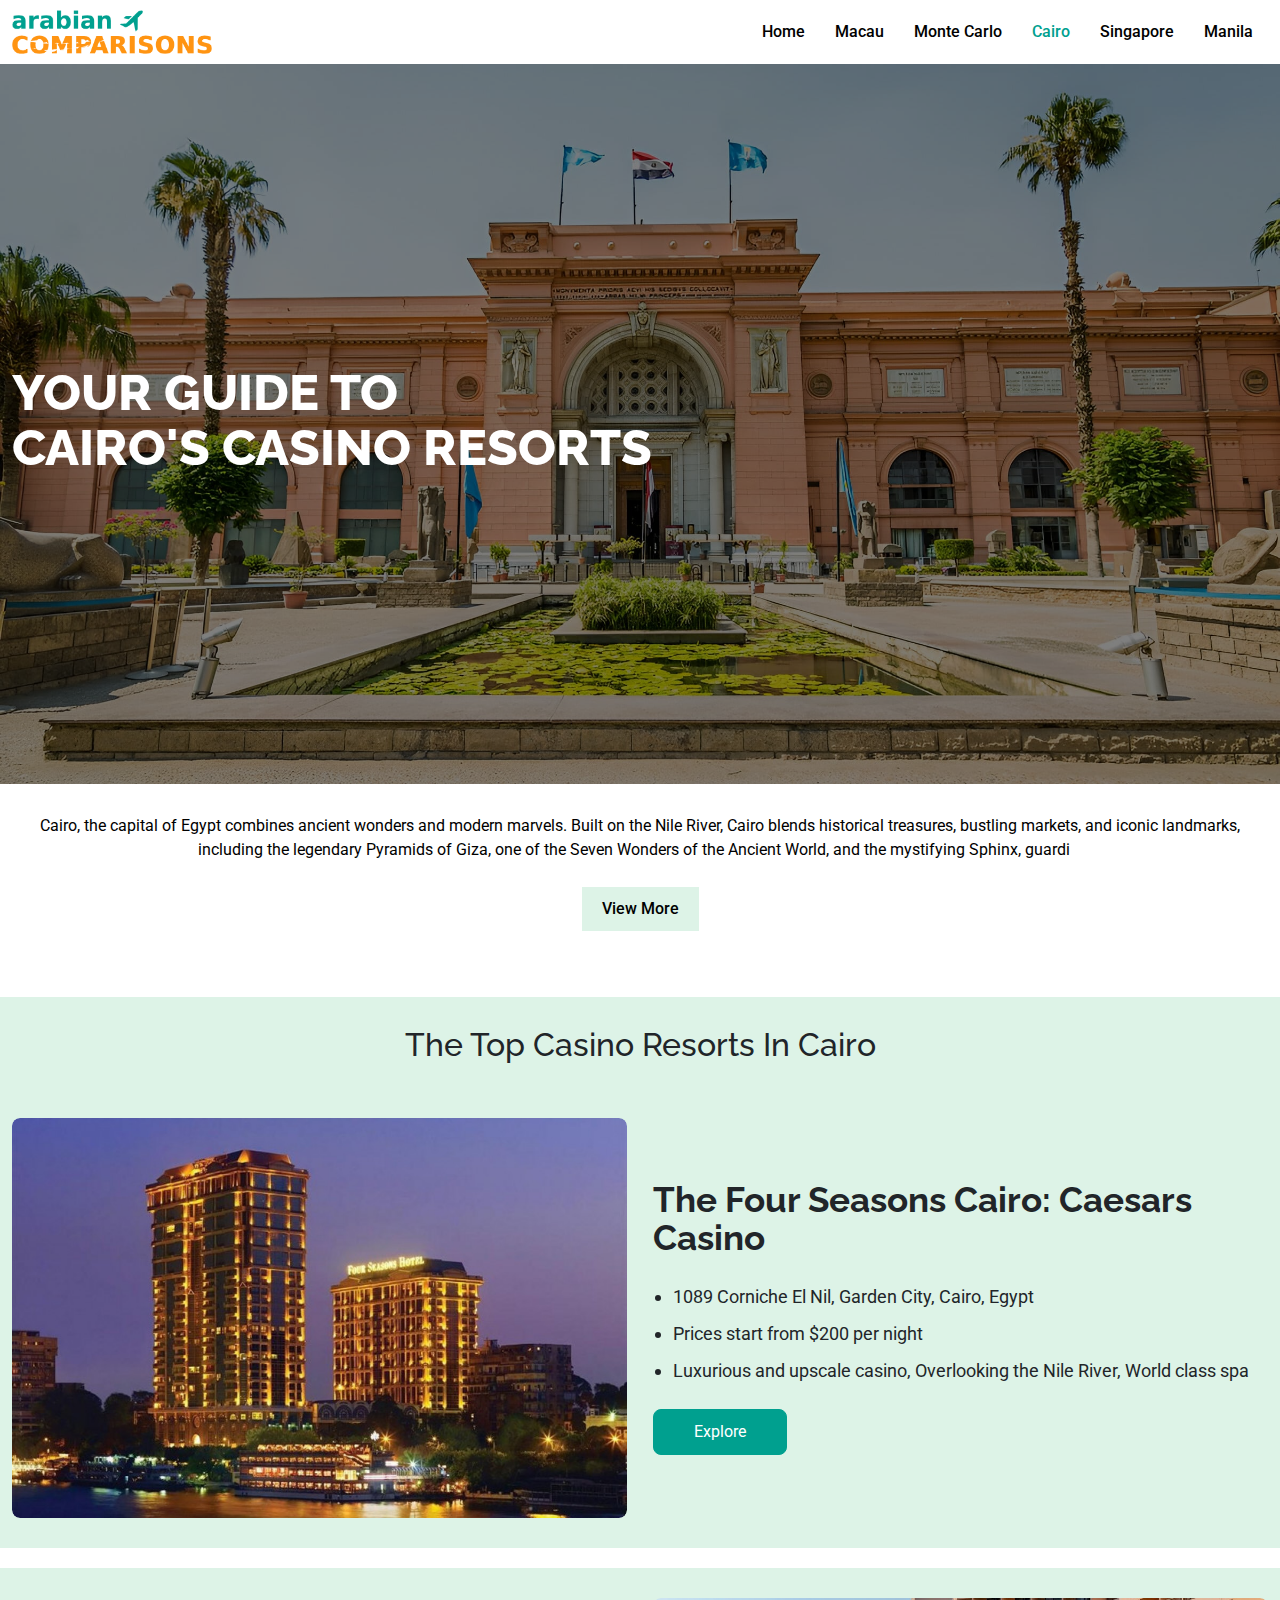
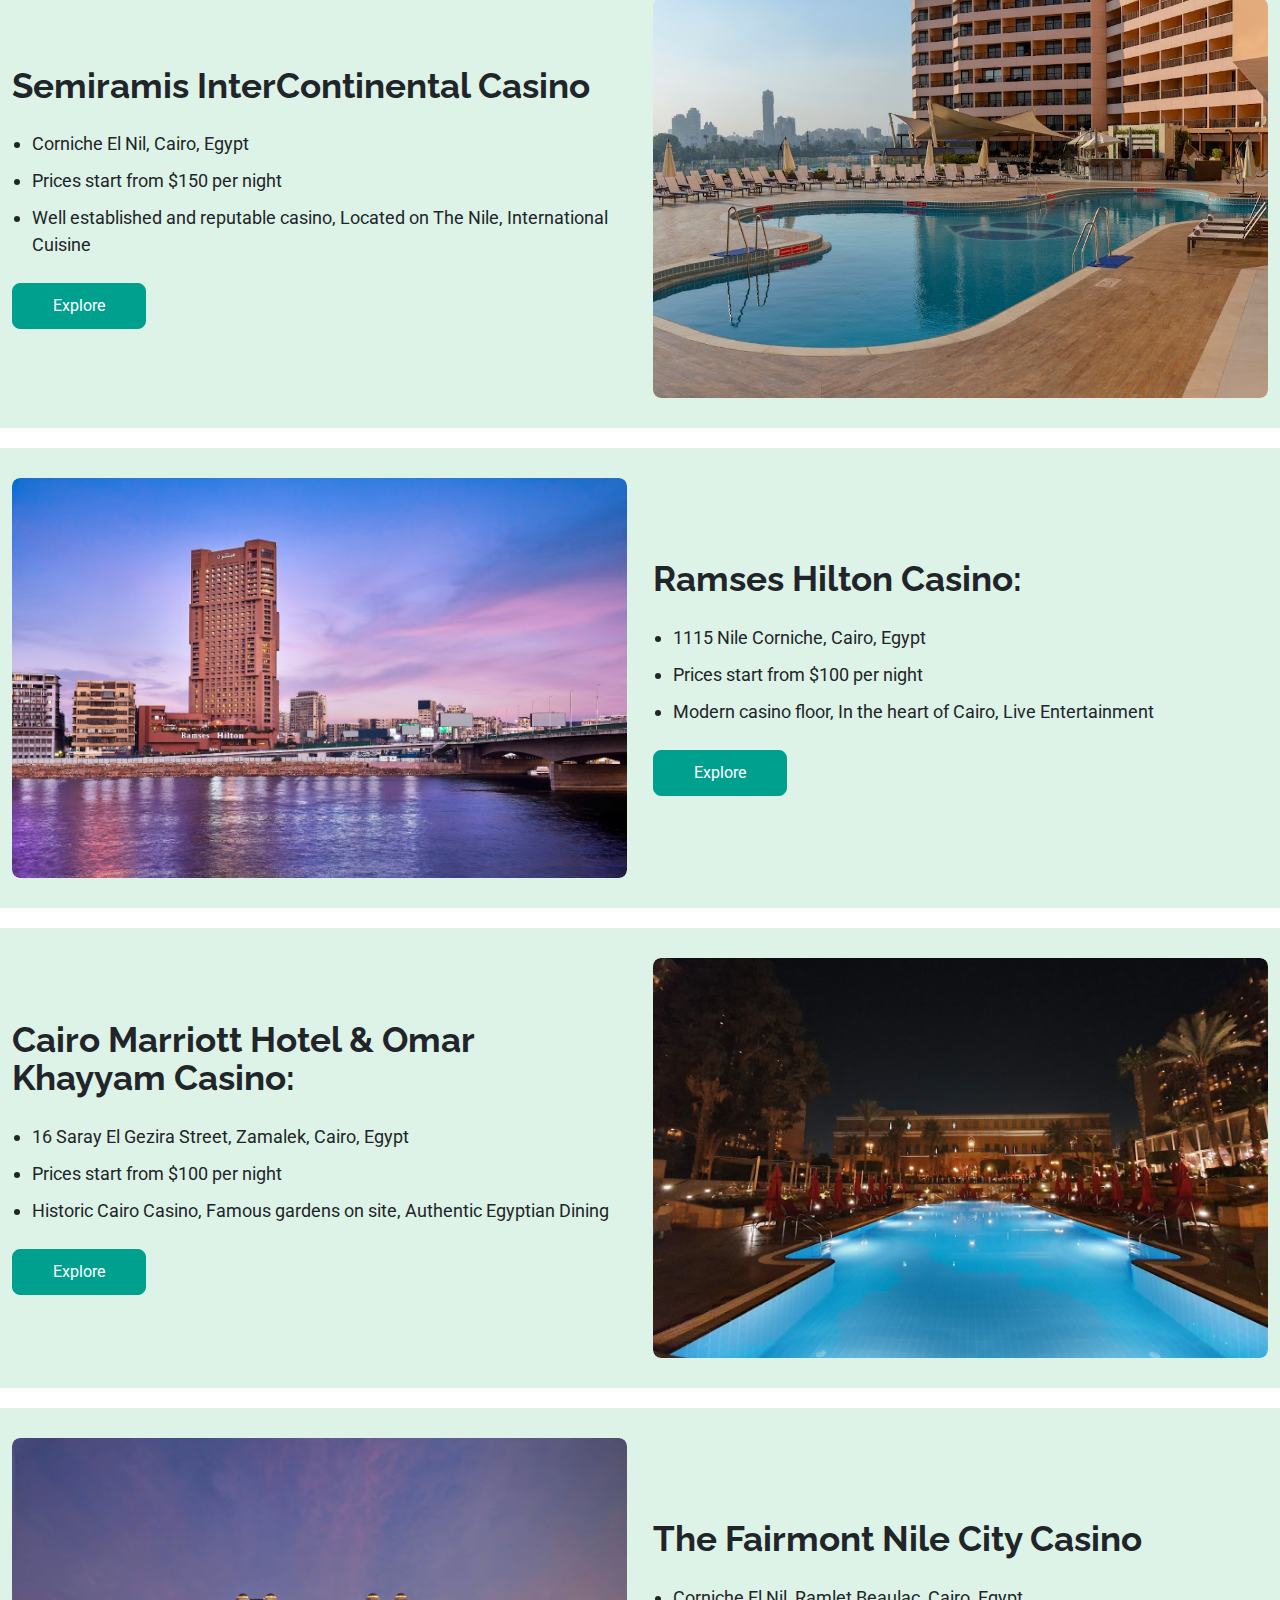
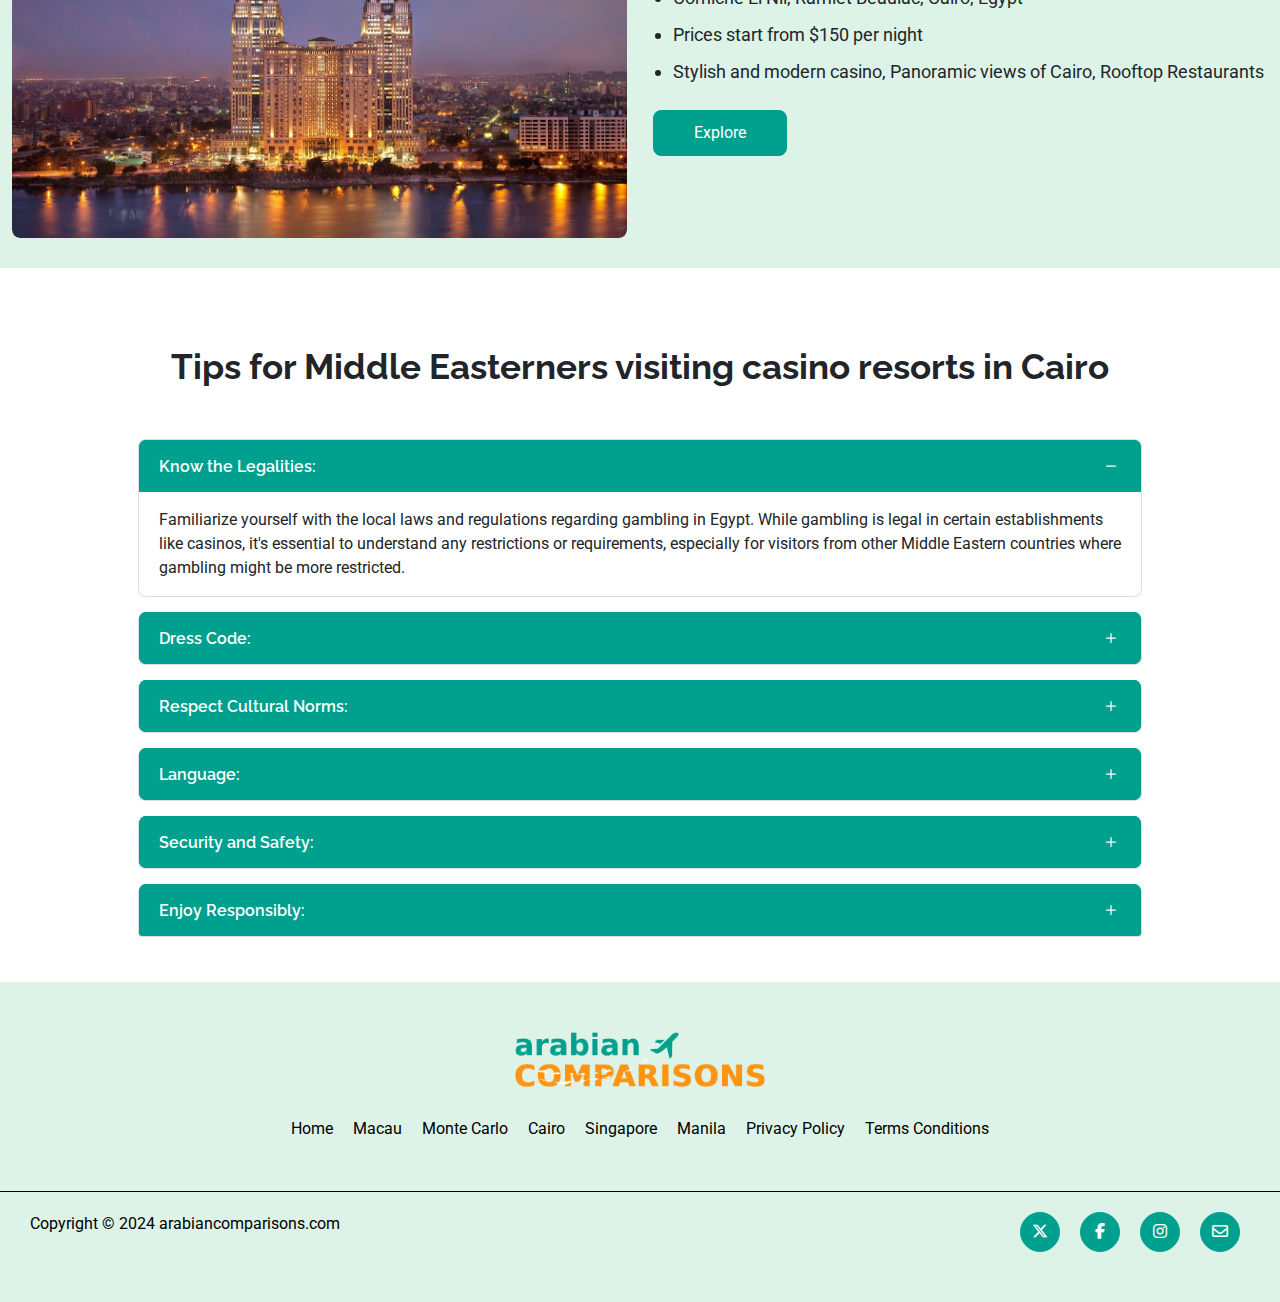
<file: cairo.html>
<!DOCTYPE html>
<html lang="en">

<head>
    <meta charset="UTF-8">
    <meta name="viewport" content="width=device-width, initial-scale=1.0">
    <link rel="stylesheet" href="assets/css/bootstrap.min.css">
    <link rel="stylesheet" href="https://cdnjs.cloudflare.com/ajax/libs/font-awesome/6.5.2/css/all.min.css">
    <link rel="icon" href="assets/images/fav-icon.png">


    <link rel="stylesheet" href="assets/css/style.css">
    <link rel="stylesheet" href="assets/css/media.css">
    <title>Cairo</title>

</head>

<body>


    <section class="site-header">
        <div class="container">
            <div class="nav">

                <div class="site-logo">
                    <a href="index.html">
                        <img src="assets/images/logo.png" alt="">
                    </a>
                </div>
                <div class="nav-bar">
                    <ul>
                        <li>
                            <a href="index.html">Home</a>
                        </li>
                        <li>
                            <a href="macau.html">Macau</a>
                        </li>
                        <li>
                            <a href="monte-carlo.html">Monte Carlo</a>
                        </li>
                        <li>
                            <a href="cairo.html" class="active">Cairo</a>
                        </li>
                        <li>
                            <a href="singapore.html">Singapore</a>
                        </li>
                        <li>
                            <a href="manila.html">Manila</a>
                        </li>
                    </ul>
                    <div class="colse">
                        <i class="fa-solid fa-x"></i>
                    </div>
                </div>
                <div class="toggle">
                    <i class="fa-solid fa-bars"></i>
                </div>

            </div>
        </div>
    </section>

    <section class="site-banner cairo " style="background-image: url(./assets/images/Cairo-banner.jpeg);">
        <div class="container">
            <div class="banner-wrap">
                <div class="banner-txt">
                    <h1>
                        Your guide to<br>Cairo's
                        Casino Resorts
                    </h1>

                </div>
            </div>
        </div>
    </section>

    <div class="wel-come-txt ptb-30">
        <div class="container">
            <p class="more">
                Cairo, the capital of Egypt combines ancient wonders and modern marvels. Built on the Nile
                River, Cairo blends historical treasures, bustling markets, and iconic landmarks, including
                the legendary Pyramids of Giza, one of the Seven Wonders of the Ancient World, and the
                mystifying Sphinx, guarding over millennia of history. Cairo is not a city frozen in time
                though, it pulsates with the energy of millions of inhabitants going about their daily lives.
                From the chaotic lanes of Khan El Khalili bazaar, where the scent of spices mingles with the
                calls of merchants, to the elegant boulevards of Zamalek, dotted with cafes and art galleries,
                Cairo is a city of contrasts.</br></br>
          
                Cairo is one of the pioneering middle eastern countries in regards to casino resorts, Cairo is
                a bridging city located on the north east continent of Africa located in the middle east with a
                short trip to Europe or Asia all manageable journeys. With this Cairos casino scene has
                grown through the years. With world renowned casinos resorts such as the Marriott and
                Intercontinental Cairo boasts big names in the casino resort world.
            </br></br>
                So check out our top selection of casino resorts in Cairo and explore the middle eastern
                casino scene! Get in contact with one of our team members today and we can help you plan
                your once in a lifetime trip!
            </p>
        </div>
    </div>

    <div class="macau-main">
        <div class="macau-box bg ptb-30">
            <div class="container">
                <h2 class="text-center pb-5">The Top Casino Resorts In Cairo</h2>
                <div class="macau-wrap">
                    <div class="macau-left">
                        <img src="assets/images/The-Four-Seasons-Cairo-Caesars-Casino.jpg" alt="">
                    </div>
                    <div class="macau-right">
                        <h3>
                            The Four Seasons Cairo: Caesars Casino
                        </h3>
                        <ul>
                            <li>
                                1089 Corniche El Nil, Garden City, Cairo, Egypt
                            </li>
                            <li>
                                Prices start from $200 per night
                            </li>
                            <li>
                                Luxurious and upscale casino, Overlooking the Nile River, World class spa
                            </li>
                        </ul>
                        <div class="explore-btn">
                            <a href="https://www.worldcasinodirectory.com/casino/caesars-cairo-casino"
                                target="_blank">Explore </a>
                        </div>
                    </div>

                </div>
            </div>
        </div>

        <div class="macau-box bg ptb-30">
            <div class="container">
                <div class="macau-wrap sec-wrap">

                    <div class="macau-right">
                        <h3>
                            Semiramis InterContinental Casino
                        </h3>
                        <ul>
                            <li>
                                Corniche El Nil, Cairo, Egypt
                            </li>
                            <li>
                                Prices start from $150 per night
                            </li>
                            <li>
                                Well established and reputable casino, Located on The Nile, International Cuisine
                            </li>
                        </ul>
                        <div class="explore-btn">
                            <a href="https://www.casinosaustriainternational.com/operations/casino-semiramis"
                                target="_blank">Explore </a>
                        </div>
                    </div>

                    <div class="macau-left">
                        <img src="assets/images/Semiramis-InterContinental-Casino.jpg" alt="">
                    </div>

                </div>
            </div>
        </div>

        <div class="macau-box bg ptb-30">
            <div class="container">
                <div class="macau-wrap">
                    <div class="macau-left">
                        <img src="assets/images/Ramses-Hilton-Casino.jpg" alt="">
                    </div>
                    <div class="macau-right">
                        <h3>
                            Ramses Hilton Casino:
                        </h3>
                        <ul>
                            <li>
                                1115 Nile Corniche, Cairo, Egypt
                            </li>
                            <li>
                                Prices start from $100 per night
                            </li>
                            <li>
                                Modern casino floor, In the heart of Cairo, Live Entertainment
                            </li>
                        </ul>
                        <div class="explore-btn">
                            <a href="https://www.ramsescasinocairo.com/" target="_blank">Explore </a>
                        </div>
                    </div>

                </div>
            </div>
        </div>

        <div class="macau-box bg ptb-30">
            <div class="container">
                <div class="macau-wrap sec-wrap">

                    <div class="macau-right">
                        <h3>
                            Cairo Marriott Hotel & Omar Khayyam Casino:
                        </h3>
                        <ul>
                            <li>
                                16 Saray El Gezira Street, Zamalek, Cairo, Egypt
                            </li>
                            <li>
                                Prices start from $100 per night
                            </li>
                            <li>
                                Historic Cairo Casino, Famous gardens on site, Authentic Egyptian Dining
                            </li>
                        </ul>
                        <div class="explore-btn">
                            <a href="https://www.marriott.com/en-us/hotels/caieg-cairo-marriott-hotel-and-omar-khayyam-casino/overview/"
                                target="_blank">Explore </a>
                        </div>
                    </div>

                    <div class="macau-left">
                        <img src="assets/images/Cairo-Marriott-&-Omar-Khayyam-Casino.jpg" alt="">
                    </div>

                </div>
            </div>
        </div>

        <div class="macau-box bg ptb-30">
            <div class="container">
                <div class="macau-wrap">
                    <div class="macau-left">
                        <img src="assets/images/The-Fairmont-Nile-City-Casino.jpg" alt="">
                    </div>
                    <div class="macau-right">
                        <h3>
                            The Fairmont Nile City Casino
                        </h3>
                        <ul>
                            <li>
                                Corniche El Nil, Ramlet Beaulac, Cairo, Egypt
                            </li>
                            <li>
                                Prices start from $150 per night
                            </li>
                            <li>
                                Stylish and modern casino, Panoramic views of Cairo, Rooftop Restaurants
                            </li>
                        </ul>
                        <div class="explore-btn">
                            <a href="https://www.fairmont.com/nile-city-cairo/" target="_blank">Explore </a>
                        </div>
                    </div>

                </div>
            </div>
        </div>


    </div>








    <div class="faq-sec ptb-30">
        <div class="site-heading text-center ptb-30">
            <h3>
                Tips for Middle Easterners visiting casino resorts in Cairo
            </h3>
        </div>
        <div class="container">
            <div class="accordion" id="accordionExample">
                <div class="accordion-item">
                    <h2 class="accordion-header">
                        <button class="accordion-button" type="button" data-bs-toggle="collapse"
                            data-bs-target="#collapseOne" aria-expanded="true" aria-controls="collapseOne">
                            Know the Legalities:
                        </button>
                    </h2>
                    <div id="collapseOne" class="accordion-collapse collapse show" data-bs-parent="#accordionExample">
                        <div class="accordion-body">
                            Familiarize yourself with the local laws and regulations regarding gambling in Egypt. While
                            gambling is legal in certain establishments like casinos, it's essential to understand any
                            restrictions or requirements, especially for visitors from other Middle Eastern countries
                            where
                            gambling might be more restricted.
                        </div>
                    </div>
                </div>
                <div class="accordion-item">
                    <h2 class="accordion-header">
                        <button class="accordion-button collapsed" type="button" data-bs-toggle="collapse"
                            data-bs-target="#collapseTwo" aria-expanded="false" aria-controls="collapseTwo">
                            Dress Code:
                        </button>
                    </h2>
                    <div id="collapseTwo" class="accordion-collapse collapse" data-bs-parent="#accordionExample">
                        <div class="accordion-body">
                            Many casino resorts in Cairo have a dress code, so it's advisable to dress smartly and avoid
                            overly casual attire. Men typically wear collared shirts and trousers, while women often opt
                            for elegant dresses or outfits. However, the specifics may vary depending on the casino, so
                            it's a good idea to check in advance.
                        </div>
                    </div>
                </div>
                <div class="accordion-item">
                    <h2 class="accordion-header">
                        <button class="accordion-button collapsed" type="button" data-bs-toggle="collapse"
                            data-bs-target="#collapseThree" aria-expanded="false" aria-controls="collapseThree">
                            Respect Cultural Norms:
                        </button>
                    </h2>
                    <div id="collapseThree" class="accordion-collapse collapse" data-bs-parent="#accordionExample">
                        <div class="accordion-body">
                            While Cairo is relatively liberal compared to some other Middle Eastern cities, it's still
                            important to respect local customs and traditions. Avoid public displays of affection, dress
                            modestly outside of the resort areas, and be mindful of your behavior, particularly in
                            religious
                            or conservative areas.
                        </div>
                    </div>
                </div>

                <div class="accordion-item">
                    <h2 class="accordion-header">
                        <button class="accordion-button collapsed" type="button" data-bs-toggle="collapse"
                            data-bs-target="#collapseFour" aria-expanded="false" aria-controls="collapseFour">
                            Language:
                        </button>
                    </h2>
                    <div id="collapseFour" class="accordion-collapse collapse" data-bs-parent="#accordionExample">
                        <div class="accordion-body">
                            Arabic is the official language of Egypt, so knowing some basic Arabic phrases can be
                            helpful, although English is widely spoken in tourist areas and at casino resorts.
                            Currency and Payment: The currency in Egypt is the Egyptian pound (EGP). While most
                            major credit cards are accepted at casino resorts and upscale establishments, it's a good
                            idea to carry some cash for smaller transactions and tips.
                        </div>
                    </div>
                </div>

                <div class="accordion-item">
                    <h2 class="accordion-header">
                        <button class="accordion-button collapsed" type="button" data-bs-toggle="collapse"
                            data-bs-target="#collapseFive" aria-expanded="false" aria-controls="collapseFive">
                            Security and Safety:
                        </button>
                    </h2>
                    <div id="collapseFive" class="accordion-collapse collapse" data-bs-parent="#accordionExample">
                        <div class="accordion-body">
                            As with any major city, it's essential to stay aware of your surroundings and take
                            precautions
                            against petty crime. Stick to well lit and populated areas, avoid flashing valuables, and be
                            cautious of scams or overly persistent street vendors.
                        </div>
                    </div>
                </div>

                <div class="accordion-item">
                    <h2 class="accordion-header">
                        <button class="accordion-button collapsed" type="button" data-bs-toggle="collapse"
                            data-bs-target="#collapseSix" aria-expanded="false" aria-controls="collapseSix">
                            Enjoy Responsibly:
                        </button>
                    </h2>
                    <div id="collapseSix" class="accordion-collapse collapse" data-bs-parent="#accordionExample">
                        <div class="accordion-body">
                            Whether you're a seasoned gambler or just trying your luck for fun, remember to gamble
                            responsibly. Set a budget for your gambling activities, know your limits, and avoid chasing
                            losses.
                        </div>
                    </div>
                </div>



            </div>
        </div>

    </div>


    <div class="site-footer ptb-30">
        <div class="footer-wrap">
            <div class="footer-logo">
                <a href="index.html">
                    <img src="assets/images/logo.png" alt="">
                </a>
            </div>

            <div class="footer-links">
                <ul>
                    <li>
                        <a href="index.html">Home</a>
                    </li>
                    <li>
                        <a href="macau.html">Macau</a>
                    </li>
                    <li>
                        <a href="monte-carlo.html">Monte Carlo</a>
                    </li>
                    <li>
                        <a href="cairo.html">Cairo</a>
                    </li>
                    <li>
                        <a href="singapore.html">Singapore</a>
                    </li>
                    <li>
                        <a href="manila.html">Manila</a>
                    </li>
                    <li>
                        <a href="privacy.html">Privacy Policy</a>
                    </li>
                    <li>
                        <a href="condition.html">Terms Conditions</a>
                    </li>

                </ul>
            </div>

        </div>
        <div class="copy-right">
            <p>
                Copyright © 2024 arabiancomparisons.com
            </p>
            <div class="social-links">
                <ul>
                    <li>
                        <a href="#"><i class="fa-brands fa-x-twitter"></i></a>
                    </li>
                    <li>
                        <a href="#"><i class="fa-brands fa-facebook-f"></i></a>
                    </li>
                    <li>
                        <a href="#"><i class="fa-brands fa-instagram"></i></a>
                    </li>
                    <li>
                        <a href="mailto:info@arabiancomparisons.com"><i class="fa-regular fa-envelope"></i></a>
                    </li>
                </ul>
            </div>
        </div>
    </div>









    <script src="assets/js/jquery-3.7.1.min.js"></script>

    <script src="assets/js/bootstrap.bundle.min.js"></script>
    <script src="assets/js/custom.js"></script>

</body>

</html>
</file>
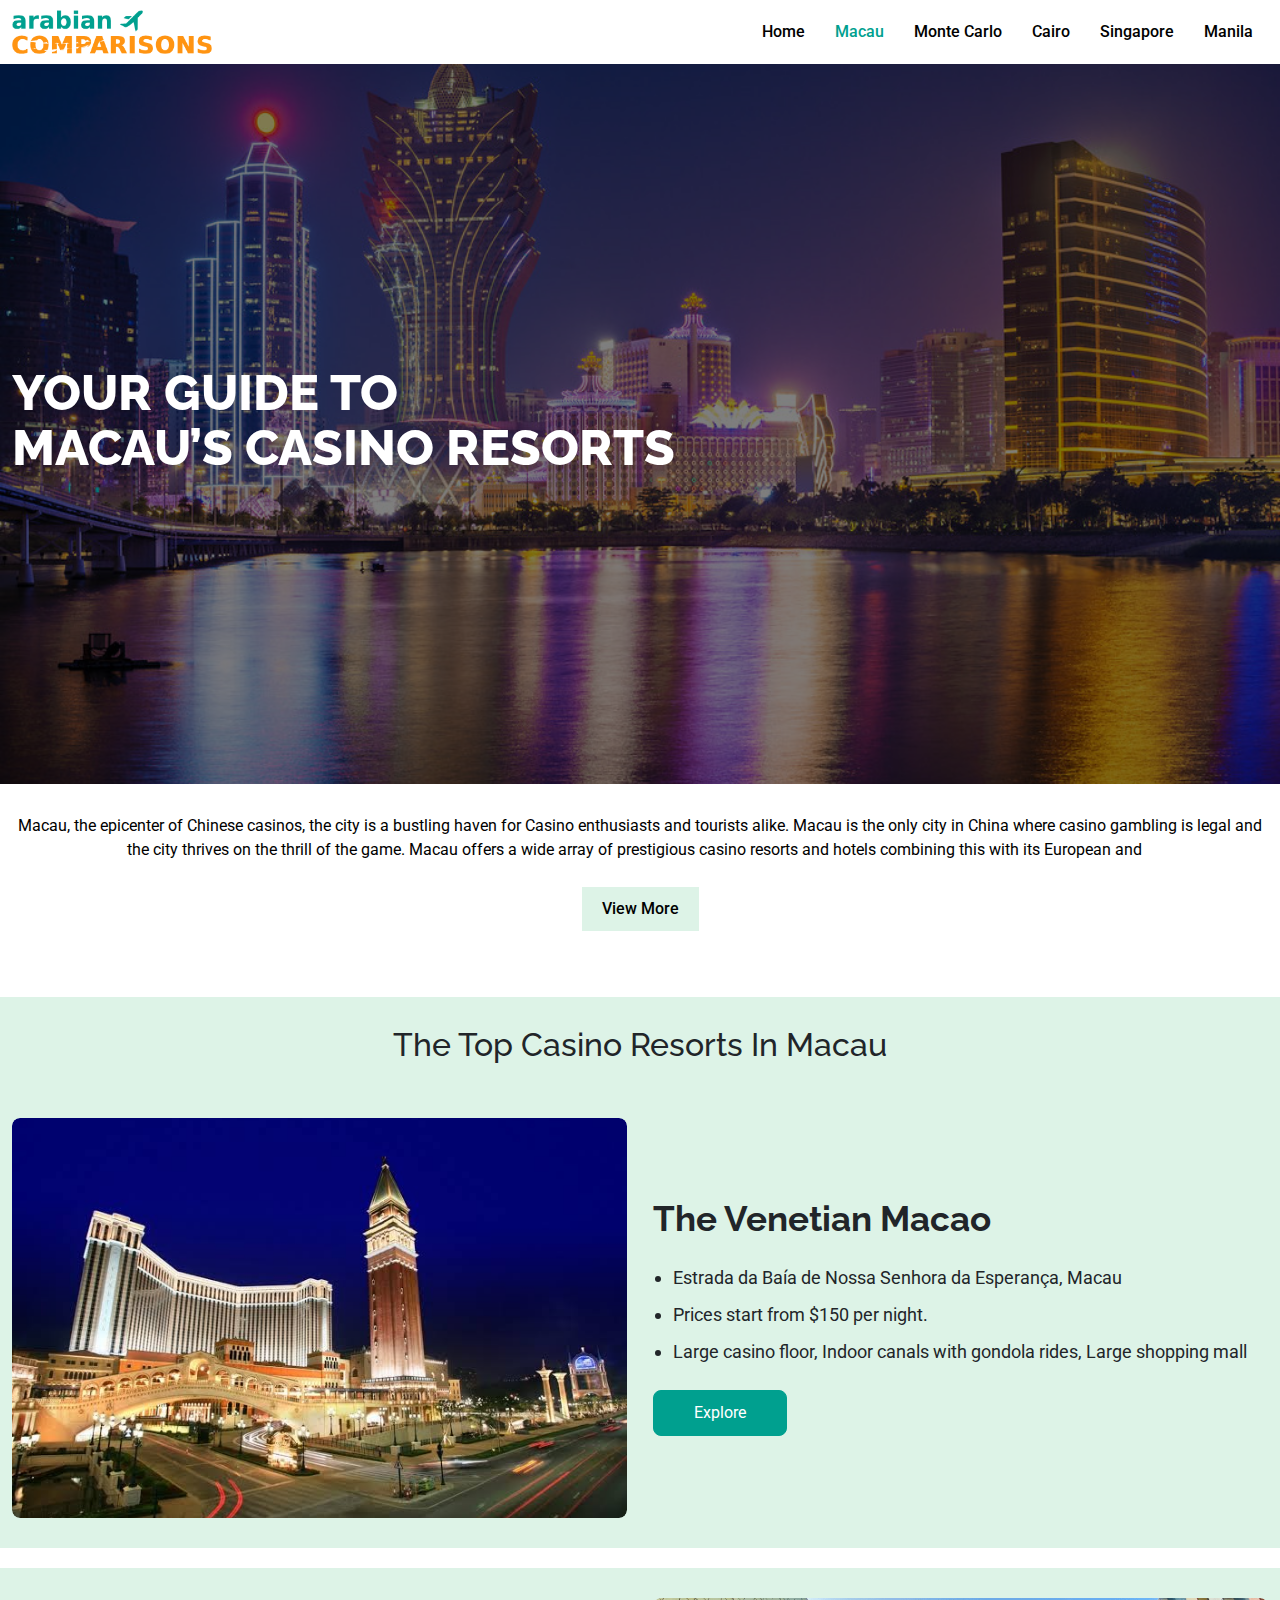
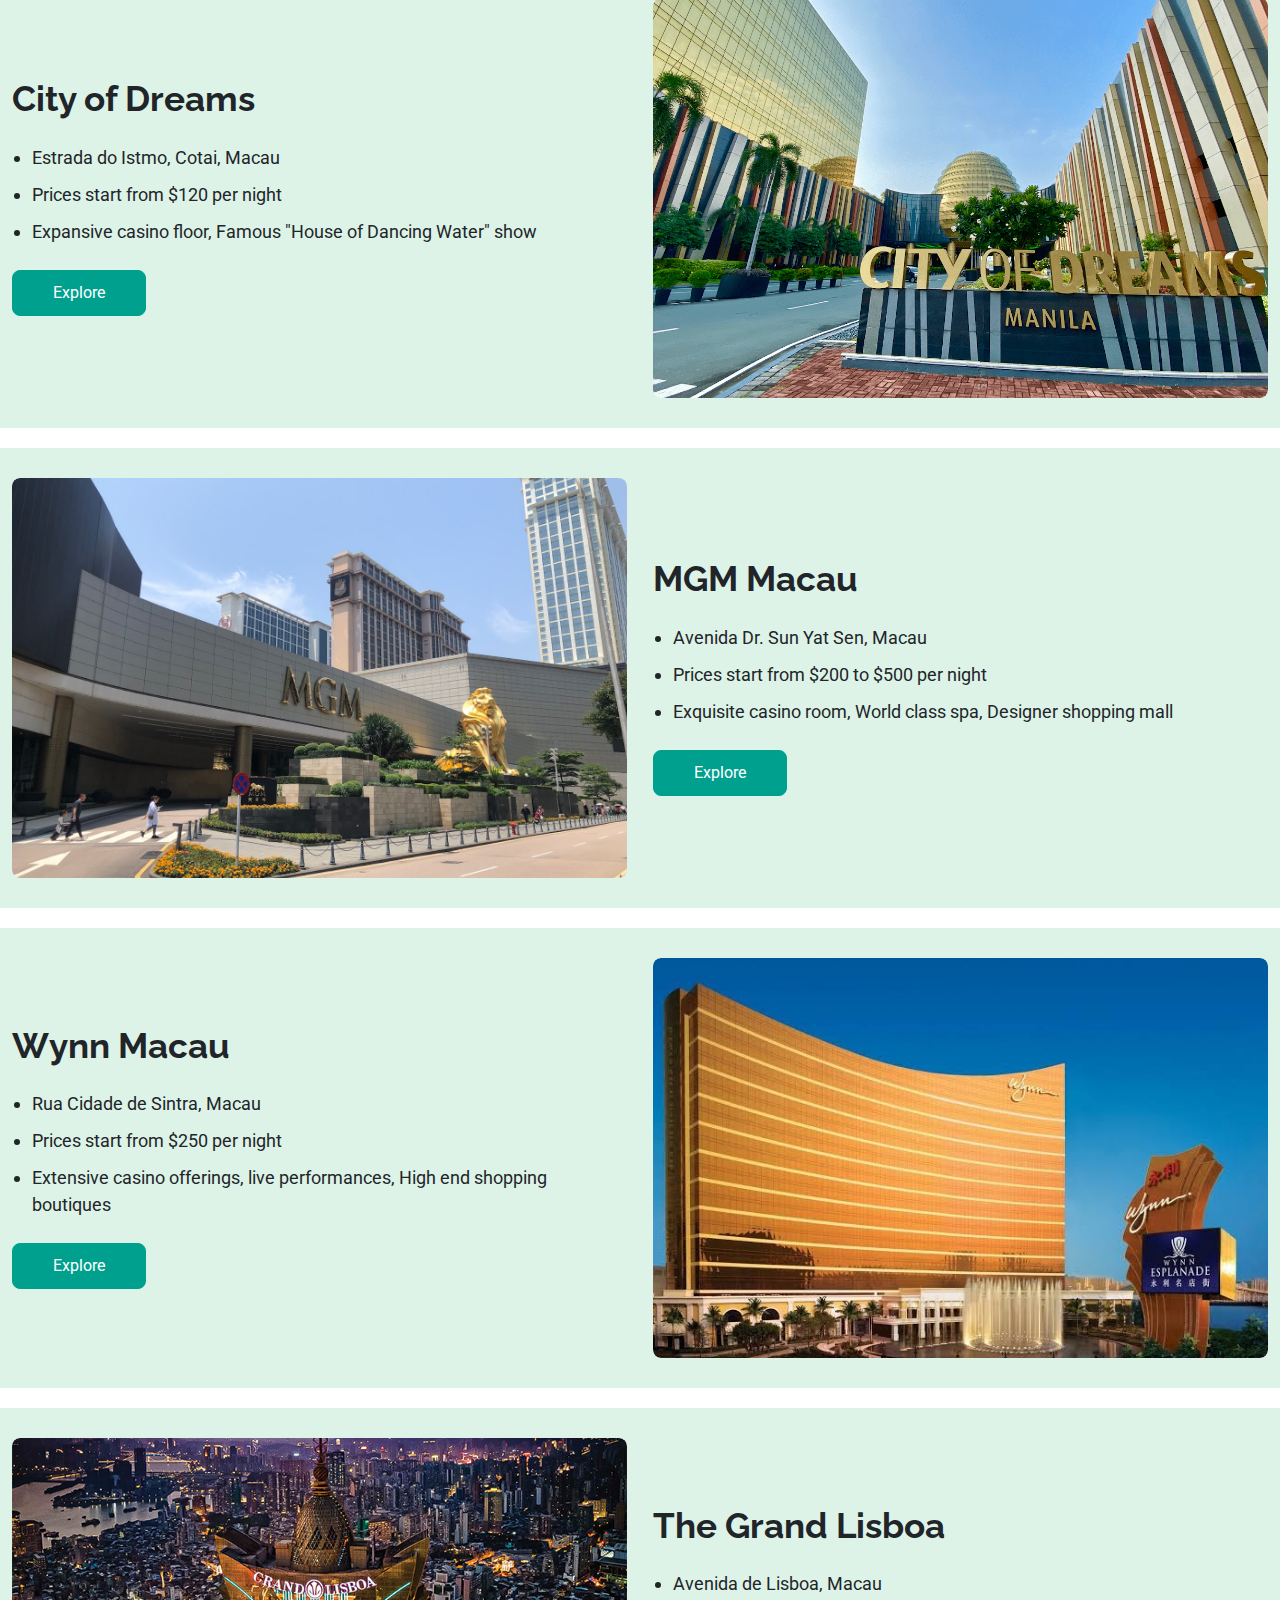
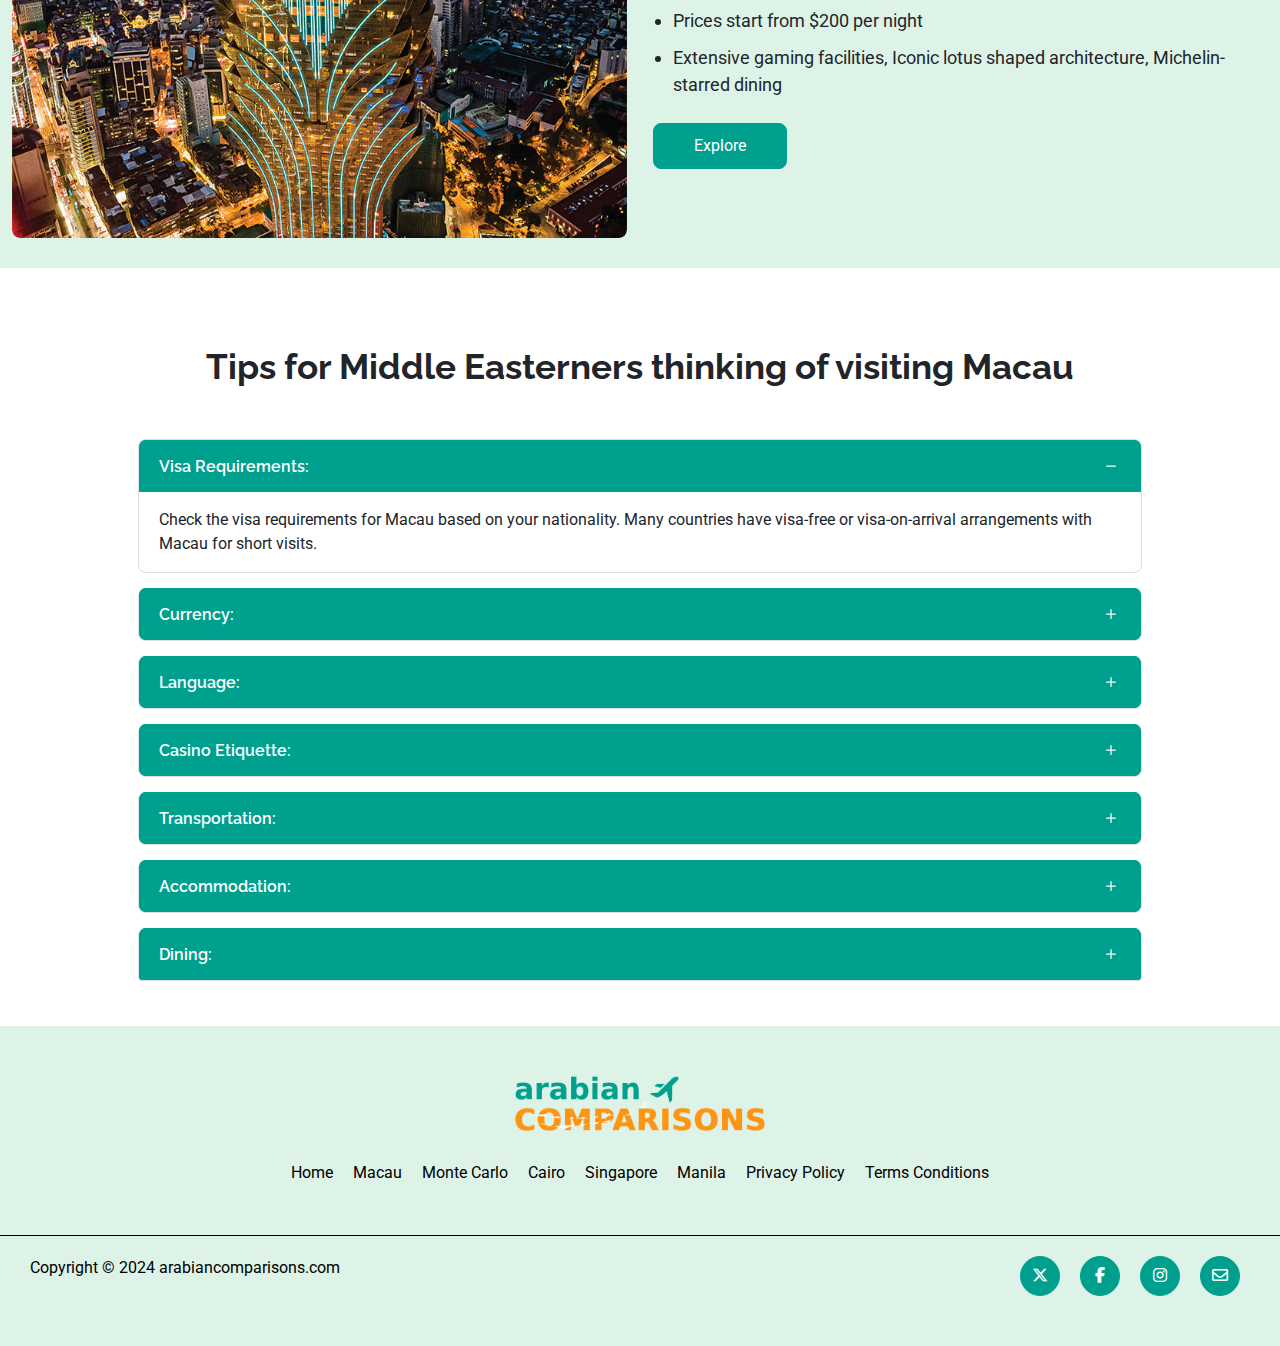
<file: macau.html>
<!DOCTYPE html>
<html lang="en">

<head>
  <meta charset="UTF-8">
  <meta name="viewport" content="width=device-width, initial-scale=1.0">
  <link rel="stylesheet" href="assets/css/bootstrap.min.css">
  <link rel="stylesheet" href="https://cdnjs.cloudflare.com/ajax/libs/font-awesome/6.5.2/css/all.min.css">
  <link rel="icon" href="assets/images/fav-icon.png">


  <link rel="stylesheet" href="assets/css/style.css">
  <link rel="stylesheet" href="assets/css/media.css">
  <title>Macau</title>

</head>

<body>


  <section class="site-header">
    <div class="container">
      <div class="nav">

        <div class="site-logo">
          <a href="index.html">
            <img src="assets/images/logo.png" alt="">
          </a>
        </div>
        <div class="nav-bar">
          <ul>
            <li>
              <a href="index.html">Home</a>
            </li>
            <li>
              <a href="macau.html" class="active">Macau</a>
            </li>
            <li>
              <a href="monte-carlo.html">Monte Carlo</a>
            </li>
            <li>
              <a href="cairo.html">Cairo</a>
            </li>
            <li>
              <a href="singapore.html">Singapore</a>
            </li>
            <li>
              <a href="manila.html">Manila</a>
            </li>
          </ul>
          <div class="colse">
            <i class="fa-solid fa-x"></i>
          </div>
        </div>
        <div class="toggle">
          <i class="fa-solid fa-bars"></i>
        </div>

      </div>
    </div>
  </section>

  <section class="site-banner " style="background-image: url(./assets/images/Macau-Casino-bnr.jpg);">
    <div class="container">
      <div class="banner-wrap">
        <div class="banner-txt">
          <h1>
            Your guide to<br>Macau’s Casino Resorts
          </h1>

        </div>
      </div>
    </div>
  </section>

  <div class="wel-come-txt ptb-30">
    <div class="container">
      <p class="more">
        Macau, the epicenter of Chinese casinos, the city is a bustling haven for Casino enthusiasts
        and tourists alike. Macau is the only city in China where casino gambling is legal and the city
        thrives on the thrill of the game. Macau offers a wide array of prestigious casino resorts and
        hotels combining this with its European and oriental heritage it is a must visit for anyone
        seeking a fulfilling vacation experience.</br></br>
     
        Explore our featured Macau casino resorts, all with their own individual charm and standout
        features. From the striking architecture of The Grand Lisboa to the modern design of The
        MGM Macau the list is endless. Macau casino resorts aren't just about the games, they all
        offer exquisite amenities including but not limited to Theatres, Shopping Malls, Spas, and
        much much more.</br></br>
     
        So whether you are a newbie or a well traveled casino enthusiast take a look at our top
        selections and get in touch with us today to plan your casino escape!
      </p>
    </div>
  </div>

  <div class="macau-main">
    <div class="macau-box bg ptb-30">
      <div class="container">
        <h2 class="pb-5 text-center">The Top Casino Resorts In Macau</h2>
        <div class="macau-wrap">
          <div class="macau-left">
            <img src="assets/images/The-Venetian-Macao.jpg" alt="">
          </div>
          <div class="macau-right">
            <h3>
              The Venetian Macao
            </h3>
            <ul>
              <li>
                Estrada da Baía de Nossa Senhora da Esperança, Macau
              </li>
              <li>
                Prices start from $150 per night.
              </li>
              <li>
                Large casino floor, Indoor canals with gondola rides, Large shopping mall
              </li>
            </ul>
            <div class="explore-btn">
              <a href="https://www.venetianmacao.com/promotions/hotel/stay-more-save-more.html?gad_source=1&gclid=CjwKCAjwrcKxBhBMEiwAIVF8rLUiJbH9-g4gkaVEHDznFK-yUwkOn0qIrUrN65-yO7qr_lbBnpXYWRoCVnoQAvD_BwE&gclsrc=aw.ds"
                target="_blank">Explore </a>
            </div>
          </div>

        </div>
      </div>
    </div>

    <div class="macau-box bg ptb-30">
      <div class="container">
        <div class="macau-wrap sec-wrap">

          <div class="macau-right">
            <h3>
              City of Dreams
            </h3>
            <ul>
              <li>
                Estrada do Istmo, Cotai, Macau
              </li>
              <li>
                Prices start from $120 per night
              </li>
              <li>
                Expansive casino floor, Famous "House of Dancing Water" show
              </li>
            </ul>
            <div class="explore-btn">
              <a href="https://www.cityofdreamsmanila.com/en" target="_blank">Explore </a>
            </div>
          </div>

          <div class="macau-left">
            <img src="assets/images/cityofdreamsmanila.png" alt="">
          </div>

        </div>
      </div>
    </div>

    <div class="macau-box bg ptb-30">
      <div class="container">
        <div class="macau-wrap">
          <div class="macau-left">
            <img src="assets/images/MGM-Macau.jpg" alt="">
          </div>
          <div class="macau-right">
            <h3>
              MGM Macau
            </h3>
            <ul>
              <li>
                Avenida Dr. Sun Yat Sen, Macau
              </li>
              <li>
                Prices start from $200 to $500 per night
              </li>
              <li>
                Exquisite casino room, World class spa, Designer shopping mall
              </li>
            </ul>
            <div class="explore-btn">
              <a href="https://www.mgm.mo/" target="_blank">Explore </a>
            </div>
          </div>

        </div>
      </div>
    </div>

    <div class="macau-box bg ptb-30">
      <div class="container">
        <div class="macau-wrap sec-wrap">

          <div class="macau-right">
            <h3>
              Wynn Macau
            </h3>
            <ul>
              <li>
                Rua Cidade de Sintra, Macau
              </li>
              <li>
                Prices start from $250 per night
              </li>
              <li>
                Extensive casino offerings, live performances, High end shopping boutiques
              </li>
            </ul>
            <div class="explore-btn">
              <a href="https://www.wynnresortsmacau.com/en/wynn-macau" target="_blank">Explore </a>
            </div>
          </div>

          <div class="macau-left">
            <img src="assets/images/Wynn-Macau.jpg" alt="">
          </div>

        </div>
      </div>
    </div>

    <div class="macau-box bg ptb-30">
      <div class="container">
        <div class="macau-wrap">
          <div class="macau-left">
            <img src="assets/images/The-Grand-Lisboa.jpg" alt="">
          </div>
          <div class="macau-right">
            <h3>
              The Grand Lisboa
            </h3>
            <ul>
              <li>
                Avenida de Lisboa, Macau
              </li>
              <li>
                Prices start from $200 per night
              </li>
              <li>
                Extensive gaming facilities, Iconic lotus shaped architecture, Michelin-starred dining
              </li>
            </ul>
            <div class="explore-btn">
              <a href="https://www.grandlisboa.com/en">Explore </a>
            </div>
          </div>

        </div>
      </div>
    </div>


  </div>








  <div class="faq-sec ptb-30">
    <div class="site-heading text-center ptb-30">
      <h3>
        Tips for Middle Easterners thinking of visiting Macau
      </h3>
    </div>
    <div class="container">
      <div class="accordion" id="accordionExample">
        <div class="accordion-item">
          <h2 class="accordion-header">
            <button class="accordion-button" type="button" data-bs-toggle="collapse" data-bs-target="#collapseOne"
              aria-expanded="true" aria-controls="collapseOne">
              Visa Requirements:
            </button>
          </h2>
          <div id="collapseOne" class="accordion-collapse collapse show" data-bs-parent="#accordionExample">
            <div class="accordion-body">
              Check the visa requirements for Macau based on your nationality. Many countries have
              visa-free or visa-on-arrival arrangements with Macau for short visits.
            </div>
          </div>
        </div>
        <div class="accordion-item">
          <h2 class="accordion-header">
            <button class="accordion-button collapsed" type="button" data-bs-toggle="collapse"
              data-bs-target="#collapseTwo" aria-expanded="false" aria-controls="collapseTwo">
              Currency:
            </button>
          </h2>
          <div id="collapseTwo" class="accordion-collapse collapse" data-bs-parent="#accordionExample">
            <div class="accordion-body">
              Macau's official currency is the Macanese Pataca (MOP), but Hong Kong Dollars (HKD) are
              widely accepted. Ensure you have enough cash on hand for your trip, including both
              currency options.
            </div>
          </div>
        </div>
        <div class="accordion-item">
          <h2 class="accordion-header">
            <button class="accordion-button collapsed" type="button" data-bs-toggle="collapse"
              data-bs-target="#collapseThree" aria-expanded="false" aria-controls="collapseThree">
              Language:
            </button>
          </h2>
          <div id="collapseThree" class="accordion-collapse collapse" data-bs-parent="#accordionExample">
            <div class="accordion-body">
              While Cantonese is the official language of Macau, English is widely spoken, especially in
              tourist areas and casinos. Arabic might not be as common, so it's helpful to have some basic
              Mandarin or English phrases for communication.
            </div>
          </div>
        </div>

        <div class="accordion-item">
          <h2 class="accordion-header">
            <button class="accordion-button collapsed" type="button" data-bs-toggle="collapse"
              data-bs-target="#collapseFour" aria-expanded="false" aria-controls="collapseFour">
              Casino Etiquette:
            </button>
          </h2>
          <div id="collapseFour" class="accordion-collapse collapse" data-bs-parent="#accordionExample">
            <div class="accordion-body">
              Familiarize yourself with the rules and etiquette of casinos if you're planning to gamble.
              Dress codes may vary, but most casinos have a smart casual dress requirement. Avoid
              taking photos inside the casinos unless it's explicitly allowed.
              Budgeting: Set a budget for your gambling activities and stick to it. It's easy to get caught up
              in the excitement of the casinos, so having a predetermined limit will help you avoid
              overspending.
            </div>
          </div>
        </div>

        <div class="accordion-item">
          <h2 class="accordion-header">
            <button class="accordion-button collapsed" type="button" data-bs-toggle="collapse"
              data-bs-target="#collapseFive" aria-expanded="false" aria-controls="collapseFive">
              Transportation:
            </button>
          </h2>
          <div id="collapseFive" class="accordion-collapse collapse" data-bs-parent="#accordionExample">
            <div class="accordion-body">
              Macau is easily accessible from Hong Kong by ferry or through the Hong
              Kong-Zhuhai-Macau Bridge. Once in Macau, taxis and buses are the main modes of
              transportation. Familiarize yourself with the transportation options to navigate the city
              efficiently.
            </div>
          </div>
        </div>

        <div class="accordion-item">
          <h2 class="accordion-header">
            <button class="accordion-button collapsed" type="button" data-bs-toggle="collapse"
              data-bs-target="#collapseSix" aria-expanded="false" aria-controls="collapseSix">
              Accommodation:
            </button>
          </h2>
          <div id="collapseSix" class="accordion-collapse collapse" data-bs-parent="#accordionExample">
            <div class="accordion-body">
              Book your accommodation in advance, especially if you plan to visit during peak seasons or
              major events. There's a wide range of hotels in Macau, from budget to luxury options, so
              choose according to your preferences and budget.
              Explore Beyond the Casinos: While Macau is famous for its casinos, there's more to explore
              beyond the gaming tables. Visit historic sites like the Ruins of St. Paul's, Senado Square,
              and Coloane Village to experience the rich cultural heritage of Macau.
            </div>
          </div>
        </div>

        <div class="accordion-item">
          <h2 class="accordion-header">
            <button class="accordion-button collapsed" type="button" data-bs-toggle="collapse"
              data-bs-target="#collapseSeven" aria-expanded="false" aria-controls="collapseSeven">
              Dining:
            </button>
          </h2>
          <div id="collapseSeven" class="accordion-collapse collapse" data-bs-parent="#accordionExample">
            <div class="accordion-body">
              Macau offers a diverse culinary scene, with influences from both Chinese and Portuguese
              cuisines. Don't miss trying local delicacies like Portuguese egg tarts, Macanese seafood
              dishes, and traditional Cantonese dim sum.
              Responsible Gambling: Remember to gamble responsibly and know your limits. Set a time
              limit for your casino visits and take breaks to explore other attractions in Macau.
            </div>
          </div>
        </div>


      </div>
    </div>

  </div>


  <div class="site-footer ptb-30">
    <div class="footer-wrap">
      <div class="footer-logo">
        <a href="index.html">
          <img src="assets/images/logo.png" alt="">
        </a>
      </div>

      <div class="footer-links">
        <ul>
          <li>
            <a href="index.html">Home</a>
          </li>
          <li>
            <a href="macau.html">Macau</a>
          </li>
          <li>
            <a href="monte-carlo.html">Monte Carlo</a>
          </li>
          <li>
            <a href="cairo.html">Cairo</a>
          </li>
          <li>
            <a href="singapore.html">Singapore</a>
          </li>
          <li>
            <a href="manila.html">Manila</a>
          </li>
          <li>
            <a href="privacy.html">Privacy Policy</a>
          </li>
          <li>
            <a href="condition.html">Terms Conditions</a>
          </li>

        </ul>
      </div>

    </div>
    <div class="copy-right">
      <p>
        Copyright © 2024 arabiancomparisons.com
      </p>
      <div class="social-links">
        <ul>
          <li>
            <a href="#"><i class="fa-brands fa-x-twitter"></i></a>
          </li>
          <li>
            <a href="#"><i class="fa-brands fa-facebook-f"></i></a>
          </li>
          <li>
            <a href="#"><i class="fa-brands fa-instagram"></i></a>
          </li>
          <li>
            <a href="mailto:info@arabiancomparisons.com"><i class="fa-regular fa-envelope"></i></a>
          </li>
        </ul>
      </div>
    </div>
  </div>









  <script src="assets/js/jquery-3.7.1.min.js"></script>

  <script src="assets/js/bootstrap.bundle.min.js"></script>
  <script src="assets/js/custom.js"></script>

</body>

</html>
</file>
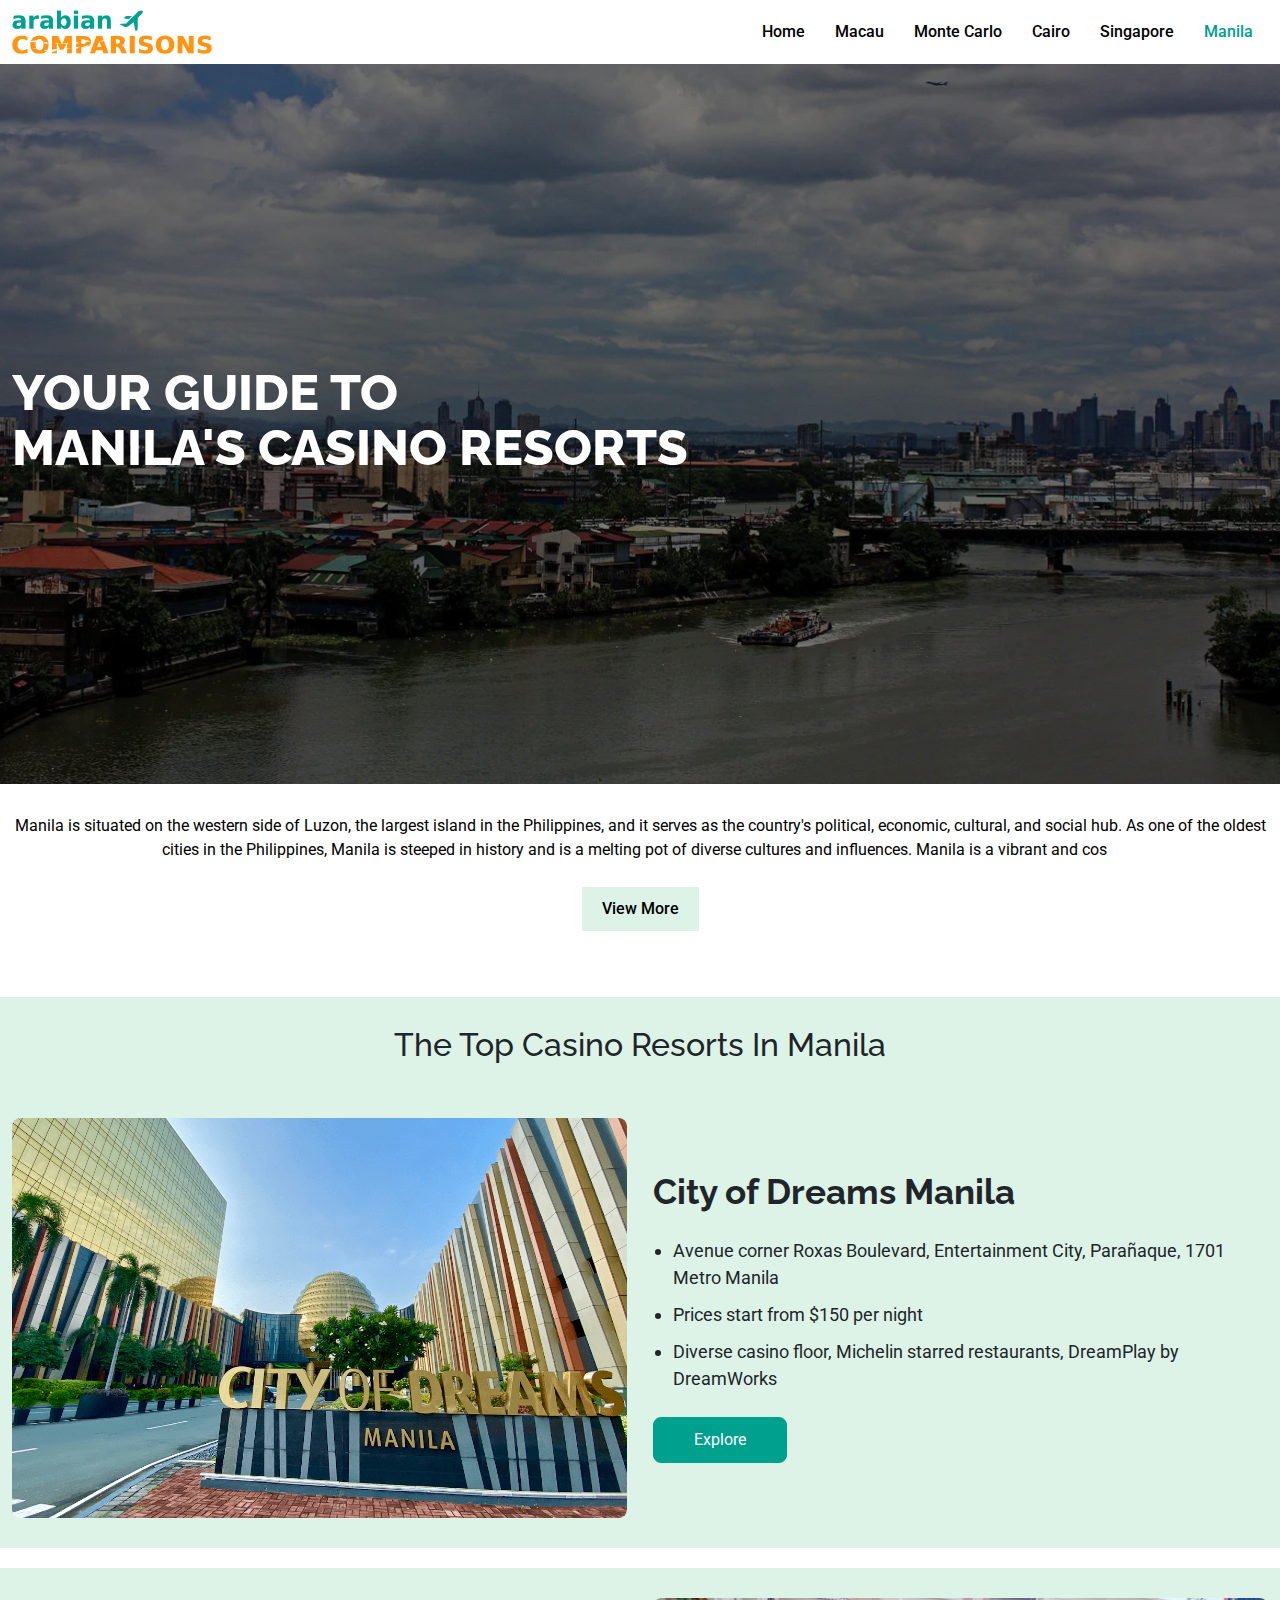
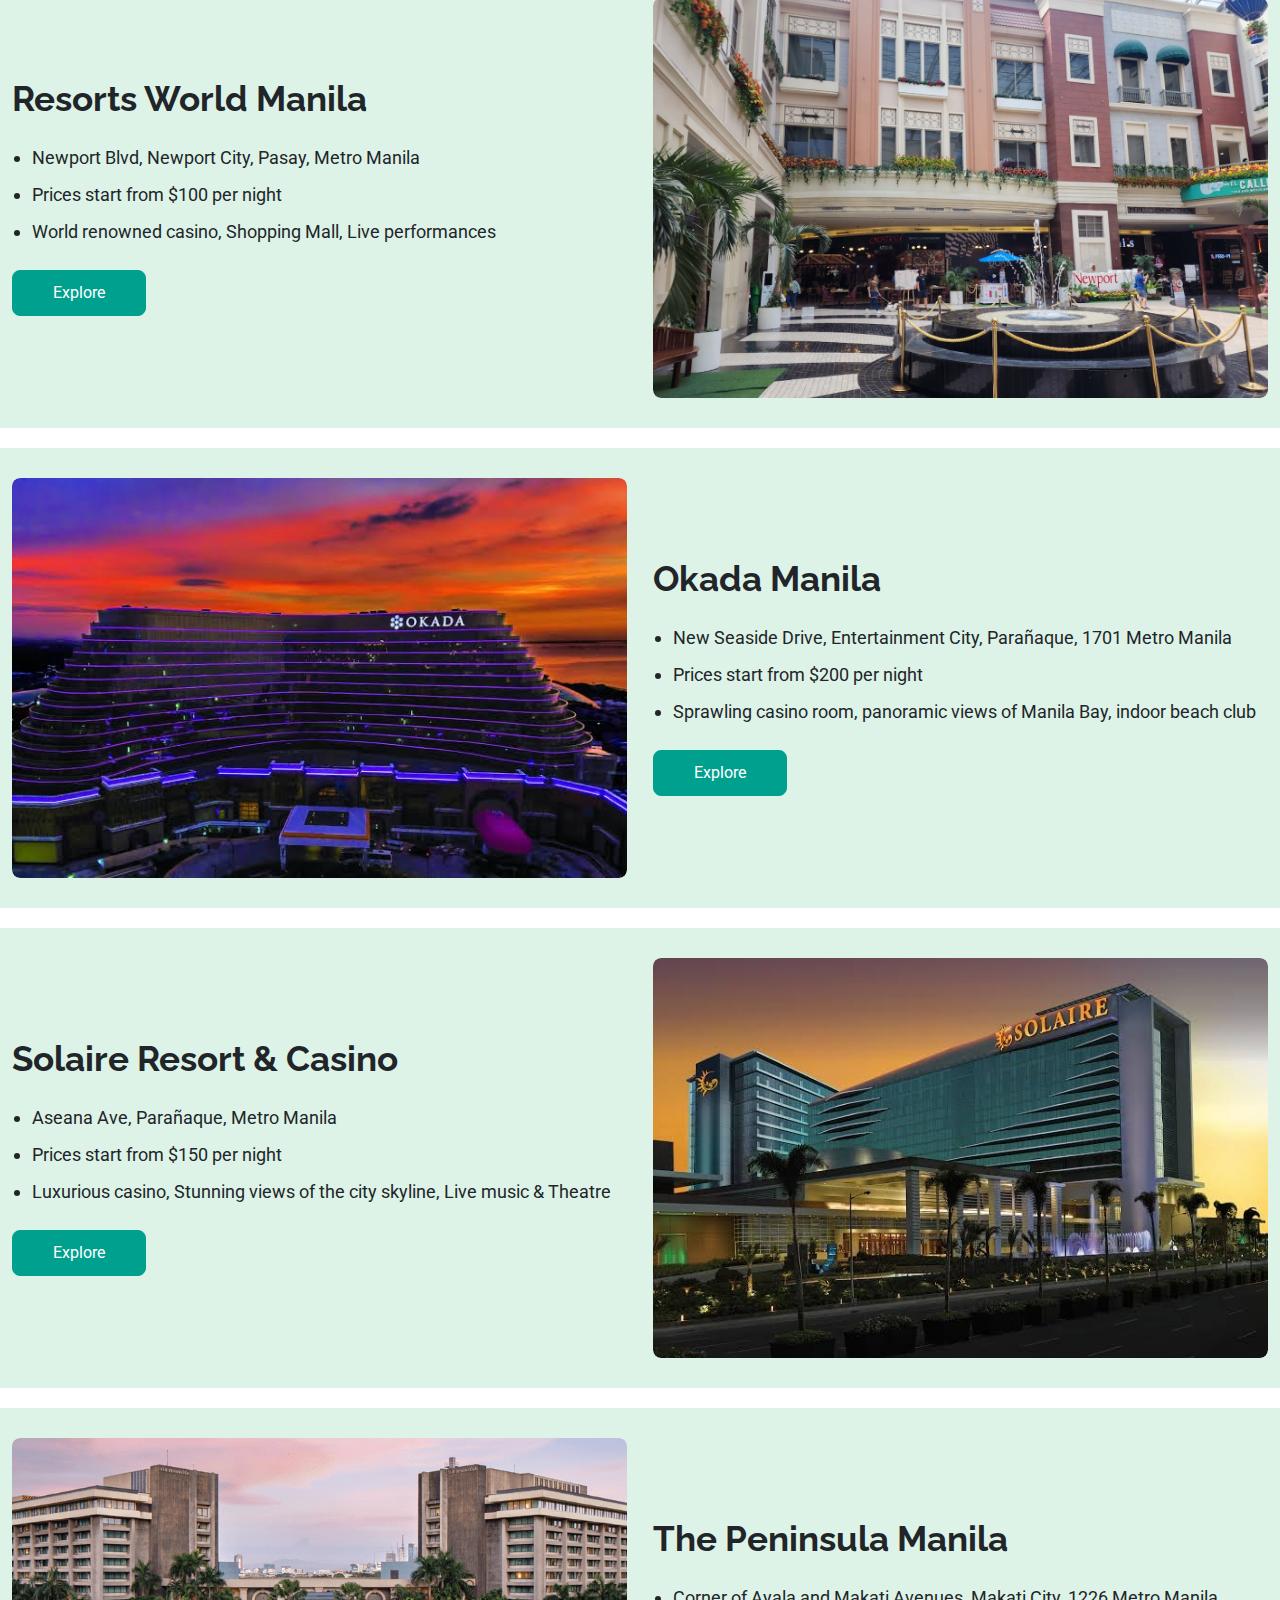
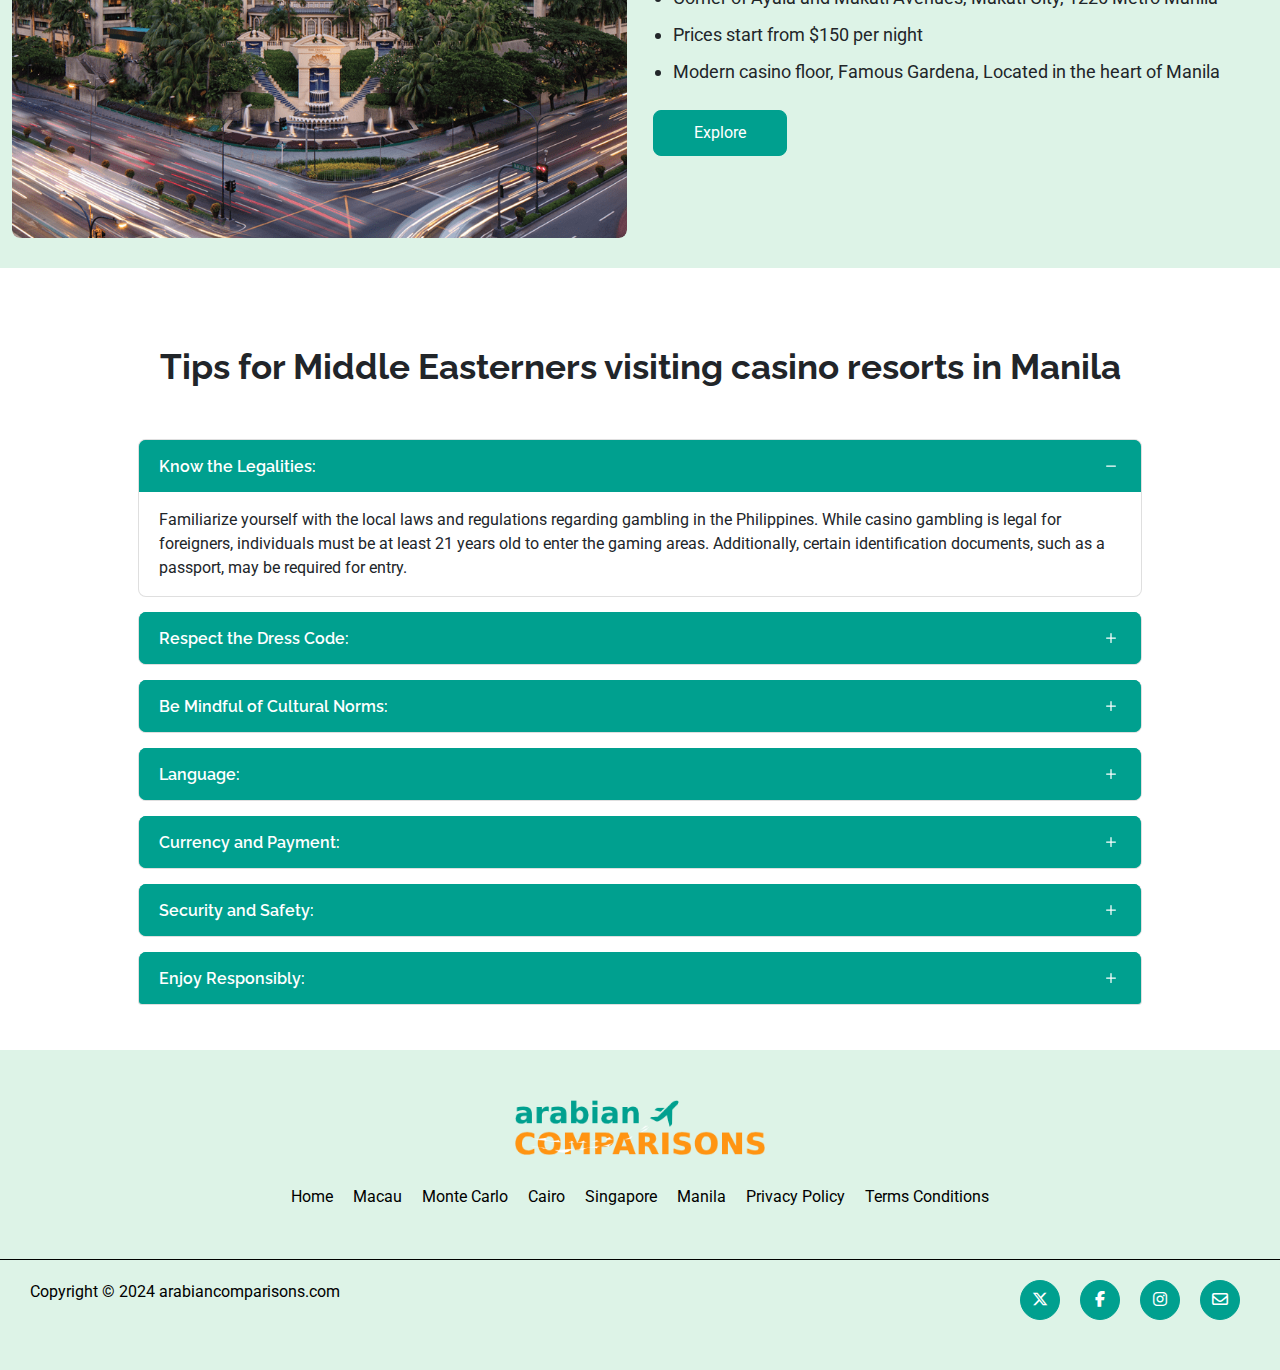
<file: manila.html>
<!DOCTYPE html>
<html lang="en">

<head>
  <meta charset="UTF-8">
  <meta name="viewport" content="width=device-width, initial-scale=1.0">
  <link rel="stylesheet" href="assets/css/bootstrap.min.css">
  <link rel="stylesheet" href="https://cdnjs.cloudflare.com/ajax/libs/font-awesome/6.5.2/css/all.min.css">
  <link rel="icon" href="assets/images/fav-icon.png">


  <link rel="stylesheet" href="assets/css/style.css">
  <link rel="stylesheet" href="assets/css/media.css">
  <title>Manila</title>

</head>

<body>


  <section class="site-header">
    <div class="container">
      <div class="nav">

        <div class="site-logo">
          <a href="index.html">
            <img src="assets/images/logo.png" alt="">
          </a>
        </div>
        <div class="nav-bar">
          <ul>
            <li>
              <a href="index.html">Home</a>
            </li>
            <li>
              <a href="macau.html">Macau</a>
            </li>
            <li>
              <a href="monte-carlo.html">Monte Carlo</a>
            </li>
            <li>
              <a href="cairo.html">Cairo</a>
            </li>
            <li>
              <a href="singapore.html">Singapore</a>
            </li>
            <li>
              <a href="manila.html" class="active">Manila</a>
            </li>
          </ul>
          <div class="colse">
            <i class="fa-solid fa-x"></i>
          </div>
        </div>
        <div class="toggle">
          <i class="fa-solid fa-bars"></i>
        </div>

      </div>
    </div>
  </section>

  <section class="site-banner " style="background-image: url(./assets/images/Manila-casino-bnr.webp);">
    <div class="container">
      <div class="banner-wrap">
        <div class="banner-txt">
          <h1>
            Your guide to<br>Manila's Casino Resorts
          </h1>

        </div>
      </div>
    </div>
  </section>

  <div class="wel-come-txt ptb-30">
    <div class="container">
      <p class="more">
        Manila is situated on the western side of Luzon, the largest island in the Philippines, and it
        serves as the country's political, economic, cultural, and social hub. As one of the oldest
        cities in the Philippines, Manila is steeped in history and is a melting pot of diverse cultures
        and influences. Manila is a vibrant and cosmopolitan city, known for its cultural diversity and
        eclectic mix of influences. The city's population is made up of people from various ethnic,
        linguistic, and religious backgrounds, resulting in a rich tapestry of traditions, languages, and
        cuisines.
      </br></br>
        Manila is home to several world class casino resorts from Okada Manila to the City of
        Dreams. They feature luxurious accommodations, entertainment venues, shopping arcades,
        Michelin star restaurants, and, of course, casinos. Explore the world of casino resorts in
        Manila with us today, we have selected the top options Whether you're a gaming enthusiast

        or seeking a luxurious retreat, Manila's casino resorts offer an unparalleled blend of
        excitement and sophistication.
      </br></br>
        Take a look and make your dreams a reality, contact us through the contact form and
        together we can plan your dream escape!
      </p>
    </div>
  </div>

  <div class="macau-main">
    <div class="macau-box bg ptb-30">
      <div class="container">
        <h2 class="text-center pb-5">The Top Casino Resorts In Manila</h2>
        <div class="macau-wrap">
          <div class="macau-left">
            <img src="assets/images/City-of-Dreams-Manila.png" alt="">
          </div>
          <div class="macau-right">
            <h3>
              City of Dreams Manila
            </h3>
            <ul>
              <li>
                Avenue corner Roxas Boulevard, Entertainment City, Parañaque, 1701 Metro Manila
              </li>
              <li>
                Prices start from $150 per night
              </li>
              <li>
                Diverse casino floor, Michelin starred restaurants, DreamPlay by DreamWorks
              </li>
            </ul>
            <div class="explore-btn">
              <a href="https://www.cityofdreamsmanila.com/en" target="_blank">Explore </a>
            </div>
          </div>

        </div>
      </div>
    </div>

    <div class="macau-box bg ptb-30">
      <div class="container">
        <div class="macau-wrap sec-wrap">

          <div class="macau-right">
            <h3>
              Resorts World Manila
            </h3>
            <ul>
              <li>
                Newport Blvd, Newport City, Pasay, Metro Manila
              </li>
              <li>
                Prices start from $100 per night
              </li>
              <li>
                World renowned casino, Shopping Mall, Live performances
              </li>
            </ul>
            <div class="explore-btn">
              <a href="https://www.newportworldresorts.com/" target="_blank">Explore </a>
            </div>
          </div>

          <div class="macau-left">
            <img src="assets/images/Resorts-World-Manila.jpg" alt="">
          </div>

        </div>
      </div>
    </div>

    <div class="macau-box bg ptb-30">
      <div class="container">
        <div class="macau-wrap">
          <div class="macau-left">
            <img src="assets/images/Okada-Manila.jpg" alt="">
          </div>
          <div class="macau-right">
            <h3>
              Okada Manila
            </h3>
            <ul>
              <li>
                New Seaside Drive, Entertainment City, Parañaque, 1701 Metro Manila
              </li>
              <li>
                Prices start from $200 per night
              </li>
              <li>
                Sprawling casino room, panoramic views of Manila Bay, indoor beach club
              </li>
            </ul>
            <div class="explore-btn">
              <a href="https://www.okadamanila.com/" target="">Explore </a>
            </div>
          </div>

        </div>
      </div>
    </div>

    <div class="macau-box bg ptb-30">
      <div class="container">
        <div class="macau-wrap sec-wrap">

          <div class="macau-right">
            <h3>
              Solaire Resort & Casino
            </h3>
            <ul>
              <li>
                Aseana Ave, Parañaque, Metro Manila
              </li>
              <li>
                Prices start from $150 per night
              </li>
              <li>
                Luxurious casino, Stunning views of the city skyline, Live music & Theatre
              </li>
            </ul>
            <div class="explore-btn">
              <a href="https://www.solaireresort.com/" target="_blank">Explore </a>
            </div>
          </div>
          <div class="macau-left">
            <img src="assets/images/Solaire-Resort-&-Casino.jpg" alt="">
          </div>
        </div>
      </div>
    </div>



    <div class="macau-box bg ptb-30">
      <div class="container">
        <div class="macau-wrap">
          <div class="macau-left">
            <img src="assets/images/The-Peninsula-Manila.png" alt="">
          </div>
          <div class="macau-right">
            <h3>
              The Peninsula Manila
            </h3>
            <ul>
              <li>
                Corner of Ayala and Makati Avenues, Makati City, 1226 Metro Manila
              </li>
              <li>
                Prices start from $150 per night
              </li>
              <li>
                Modern casino floor, Famous Gardena, Located in the heart of Manila
              </li>
            </ul>
            <div class="explore-btn">
              <a href="https://www.peninsula.com/en/manila/5-star-luxury-hotel-makati" target="_blank">Explore </a>
            </div>
          </div>

        </div>
      </div>
    </div>





  </div>








  <div class="faq-sec ptb-30">
    <div class="site-heading text-center ptb-30">
      <h3>
        Tips for Middle Easterners visiting casino resorts in Manila
      </h3>
    </div>
    <div class="container">
      <div class="accordion" id="accordionExample">
        <div class="accordion-item">
          <h2 class="accordion-header">
            <button class="accordion-button" type="button" data-bs-toggle="collapse" data-bs-target="#collapseOne"
              aria-expanded="true" aria-controls="collapseOne">
              Know the Legalities:
            </button>
          </h2>
          <div id="collapseOne" class="accordion-collapse collapse show" data-bs-parent="#accordionExample">
            <div class="accordion-body">
              Familiarize yourself with the local laws and regulations regarding gambling in the Philippines.
              While casino gambling is legal for foreigners, individuals must be at least 21 years old to
              enter the gaming areas. Additionally, certain identification documents, such as a passport,
              may be required for entry.
            </div>
          </div>
        </div>
        <div class="accordion-item">
          <h2 class="accordion-header">
            <button class="accordion-button collapsed" type="button" data-bs-toggle="collapse"
              data-bs-target="#collapseTwo" aria-expanded="false" aria-controls="collapseTwo">
              Respect the Dress Code:
            </button>
          </h2>
          <div id="collapseTwo" class="accordion-collapse collapse" data-bs-parent="#accordionExample">
            <div class="accordion-body">
              Many casino resorts in Manila have a dress code, especially in VIP or high-limit gaming
              areas. It's advisable to dress smartly and avoid overly casual attire. Men typically wear
              collared shirts and trousers, while women often opt for elegant dresses or outfits. Check the
              specific dress code of the casino you plan to visit to ensure compliance.
            </div>
          </div>
        </div>
        <div class="accordion-item">
          <h2 class="accordion-header">
            <button class="accordion-button collapsed" type="button" data-bs-toggle="collapse"
              data-bs-target="#collapseThree" aria-expanded="false" aria-controls="collapseThree">
              Be Mindful of Cultural Norms:
            </button>
          </h2>
          <div id="collapseThree" class="accordion-collapse collapse" data-bs-parent="#accordionExample">
            <div class="accordion-body">
              While Manila is a multicultural city, it's essential to be respectful of local customs and cultural
              sensitivities. Public displays of affection should be avoided, and modest attire is
              recommended outside of the resort areas. Respectful behavior towards staff and fellow
              patrons is also important.
            </div>
          </div>
        </div>

        <div class="accordion-item">
          <h2 class="accordion-header">
            <button class="accordion-button collapsed" type="button" data-bs-toggle="collapse"
              data-bs-target="#collapseFour" aria-expanded="false" aria-controls="collapseFour">
              Language:
            </button>
          </h2>
          <div id="collapseFour" class="accordion-collapse collapse" data-bs-parent="#accordionExample">
            <div class="accordion-body">
              English is widely spoken in Manila, including at casino resorts. However, knowing some
              basic phrases in Tagalog, the local language, can be appreciated by locals and staff. It's
              always helpful to learn a few polite greetings and expressions.
            </div>
          </div>
        </div>

        <div class="accordion-item">
          <h2 class="accordion-header">
            <button class="accordion-button collapsed" type="button" data-bs-toggle="collapse"
              data-bs-target="#collapseFive" aria-expanded="false" aria-controls="collapseFive">
              Currency and Payment:
            </button>
          </h2>
          <div id="collapseFive" class="accordion-collapse collapse" data-bs-parent="#accordionExample">
            <div class="accordion-body">
              The currency in the Philippines is the Philippine Peso (PHP). While major credit cards are
              accepted at most casino resorts and upscale establishments, it's advisable to carry some
              cash for smaller transactions and tips. Exchange rates and currency conversion fees should
              be considered when using foreign currency.
            </div>
          </div>
        </div>

        <div class="accordion-item">
          <h2 class="accordion-header">
            <button class="accordion-button collapsed" type="button" data-bs-toggle="collapse"
              data-bs-target="#collapseSix" aria-expanded="false" aria-controls="collapseSix">
              Security and Safety:
            </button>
          </h2>
          <div id="collapseSix" class="accordion-collapse collapse" data-bs-parent="#accordionExample">
            <div class="accordion-body">
              Manila, like any major city, has its share of petty crime, so it's essential to stay vigilant and
              take precautions. Keep your belongings secure, avoid displaying large amounts of cash or
              valuable items, and be cautious of your surroundings, especially in crowded areas.
            </div>
          </div>
        </div>

        <div class="accordion-item">
          <h2 class="accordion-header">
            <button class="accordion-button collapsed" type="button" data-bs-toggle="collapse"
              data-bs-target="#collapseSeven" aria-expanded="false" aria-controls="collapseSeven">
              Enjoy Responsibly:
            </button>
          </h2>
          <div id="collapseSeven" class="accordion-collapse collapse" data-bs-parent="#accordionExample">
            <div class="accordion-body">
              Whether you're a seasoned gambler or just trying your luck for fun, remember to gamble
              responsibly. Set a budget for your gambling activities, know your limits, and avoid chasing

              losses. Additionally, take breaks, stay hydrated, and enjoy the other amenities and
              entertainment options available at the casino resorts.
            </div>
          </div>
        </div>





      </div>
    </div>

  </div>


  <div class="site-footer ptb-30">
    <div class="footer-wrap">
      <div class="footer-logo">
        <a href="index.html">
          <img src="assets/images/logo.png" alt="">
        </a>
      </div>

      <div class="footer-links">
        <ul>
          <li>
            <a href="index.html">Home</a>
          </li>
          <li>
            <a href="macau.html">Macau</a>
          </li>
          <li>
            <a href="monte-carlo.html">Monte Carlo</a>
          </li>
          <li>
            <a href="cairo.html">Cairo</a>
          </li>
          <li>
            <a href="singapore.html">Singapore</a>
          </li>
          <li>
            <a href="manila.html">Manila</a>
          </li>
          <li>
            <a href="privacy.html">Privacy Policy</a>
          </li>
          <li>
            <a href="condition.html">Terms Conditions</a>
          </li>

        </ul>
      </div>

    </div>
    <div class="copy-right">
      <p>
        Copyright © 2024 arabiancomparisons.com
      </p>
      <div class="social-links">
        <ul>
          <li>
            <a href="#"><i class="fa-brands fa-x-twitter"></i></a>
          </li>
          <li>
            <a href="#"><i class="fa-brands fa-facebook-f"></i></a>
          </li>
          <li>
            <a href="#"><i class="fa-brands fa-instagram"></i></a>
          </li>
          <li>
            <a href="mailto:info@arabiancomparisons.com"><i class="fa-regular fa-envelope"></i></a>
          </li>
        </ul>
      </div>
    </div>
  </div>









  <script src="assets/js/jquery-3.7.1.min.js"></script>

  <script src="assets/js/bootstrap.bundle.min.js"></script>
  <script src="assets/js/custom.js"></script>

</body>

</html>
</file>
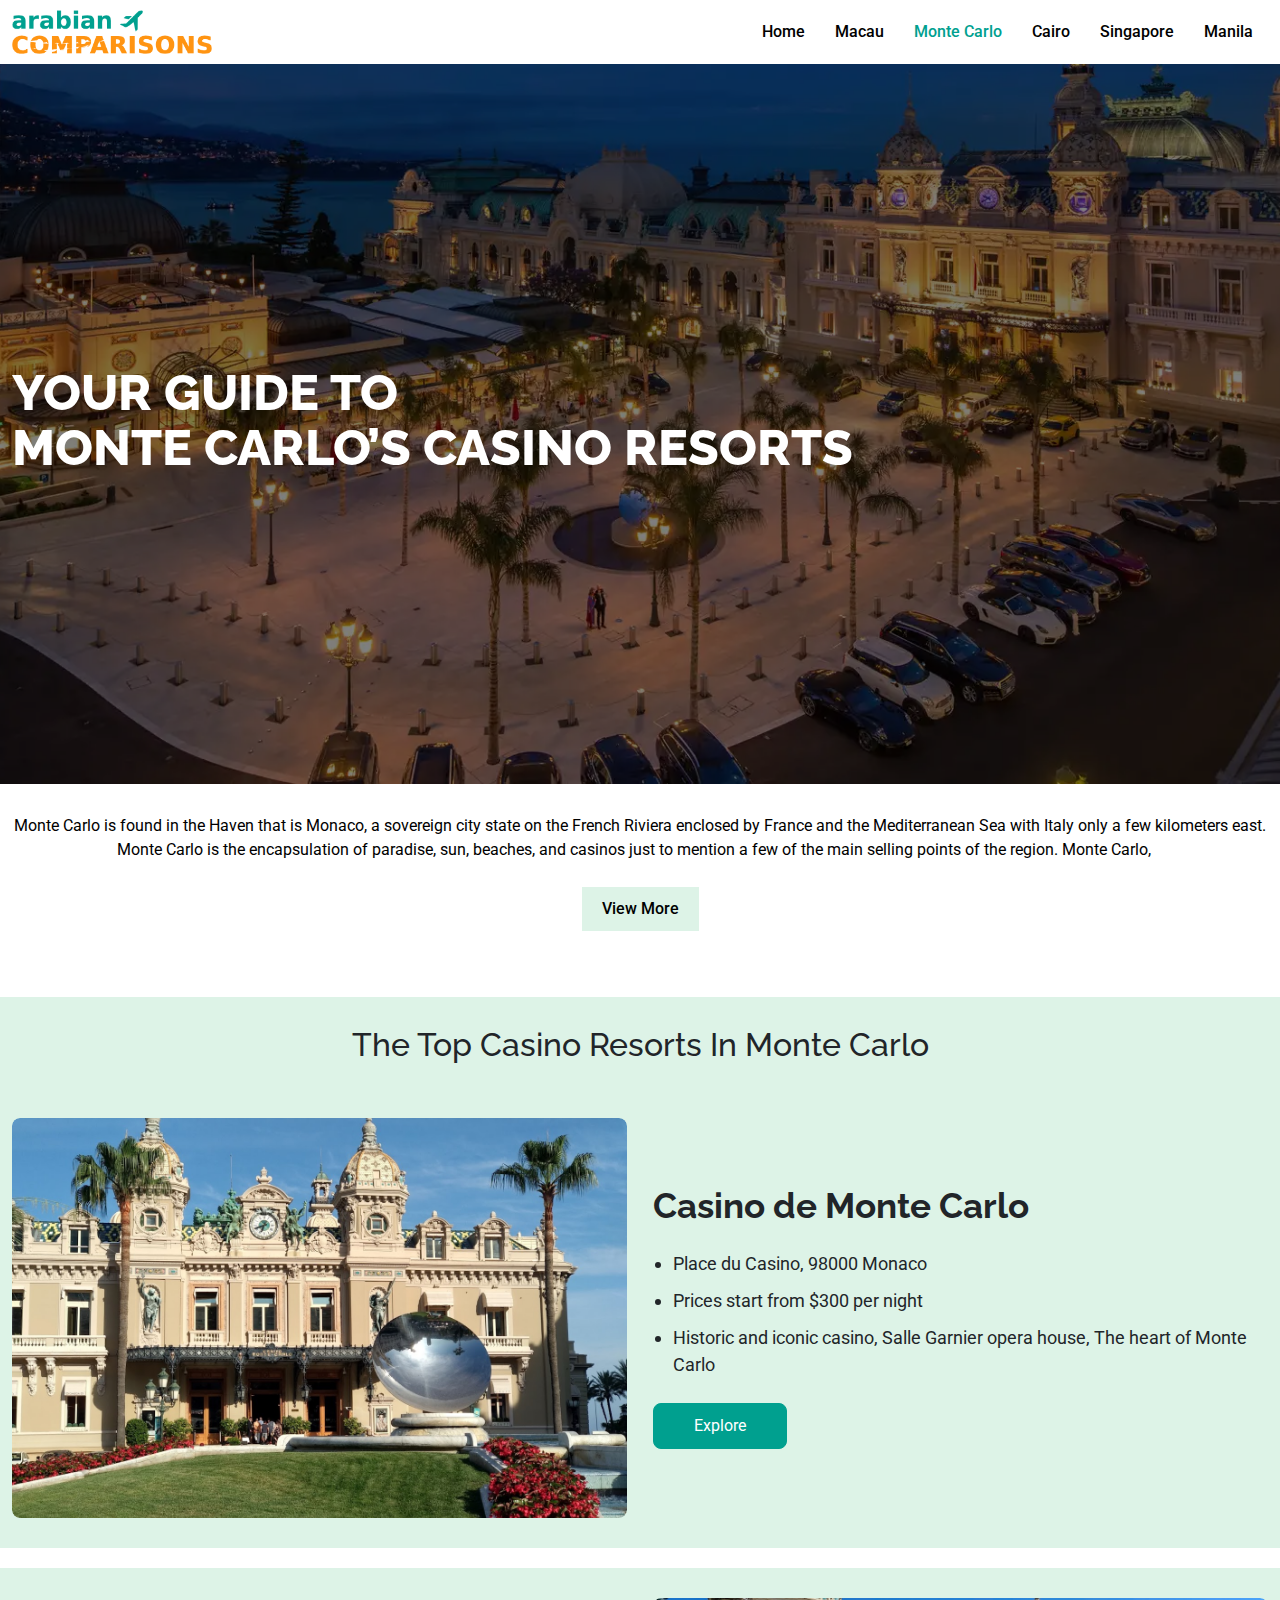
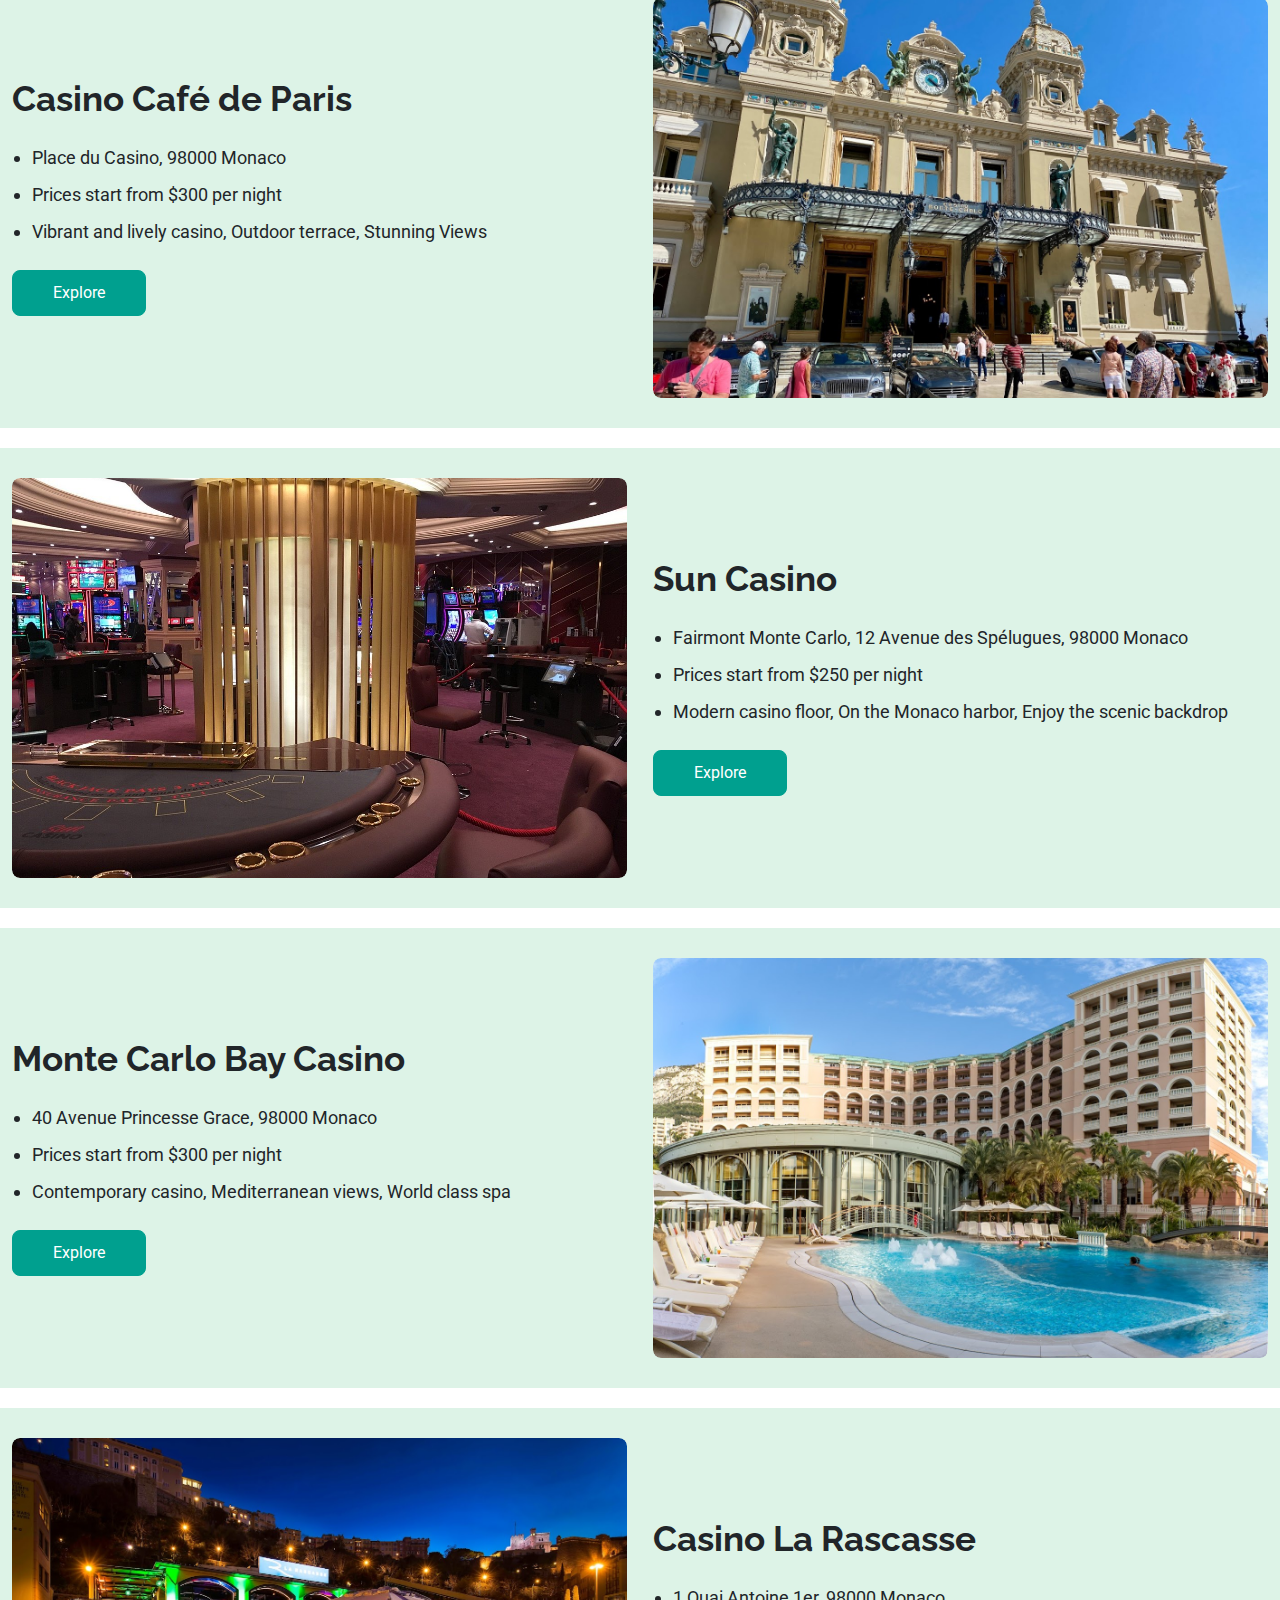
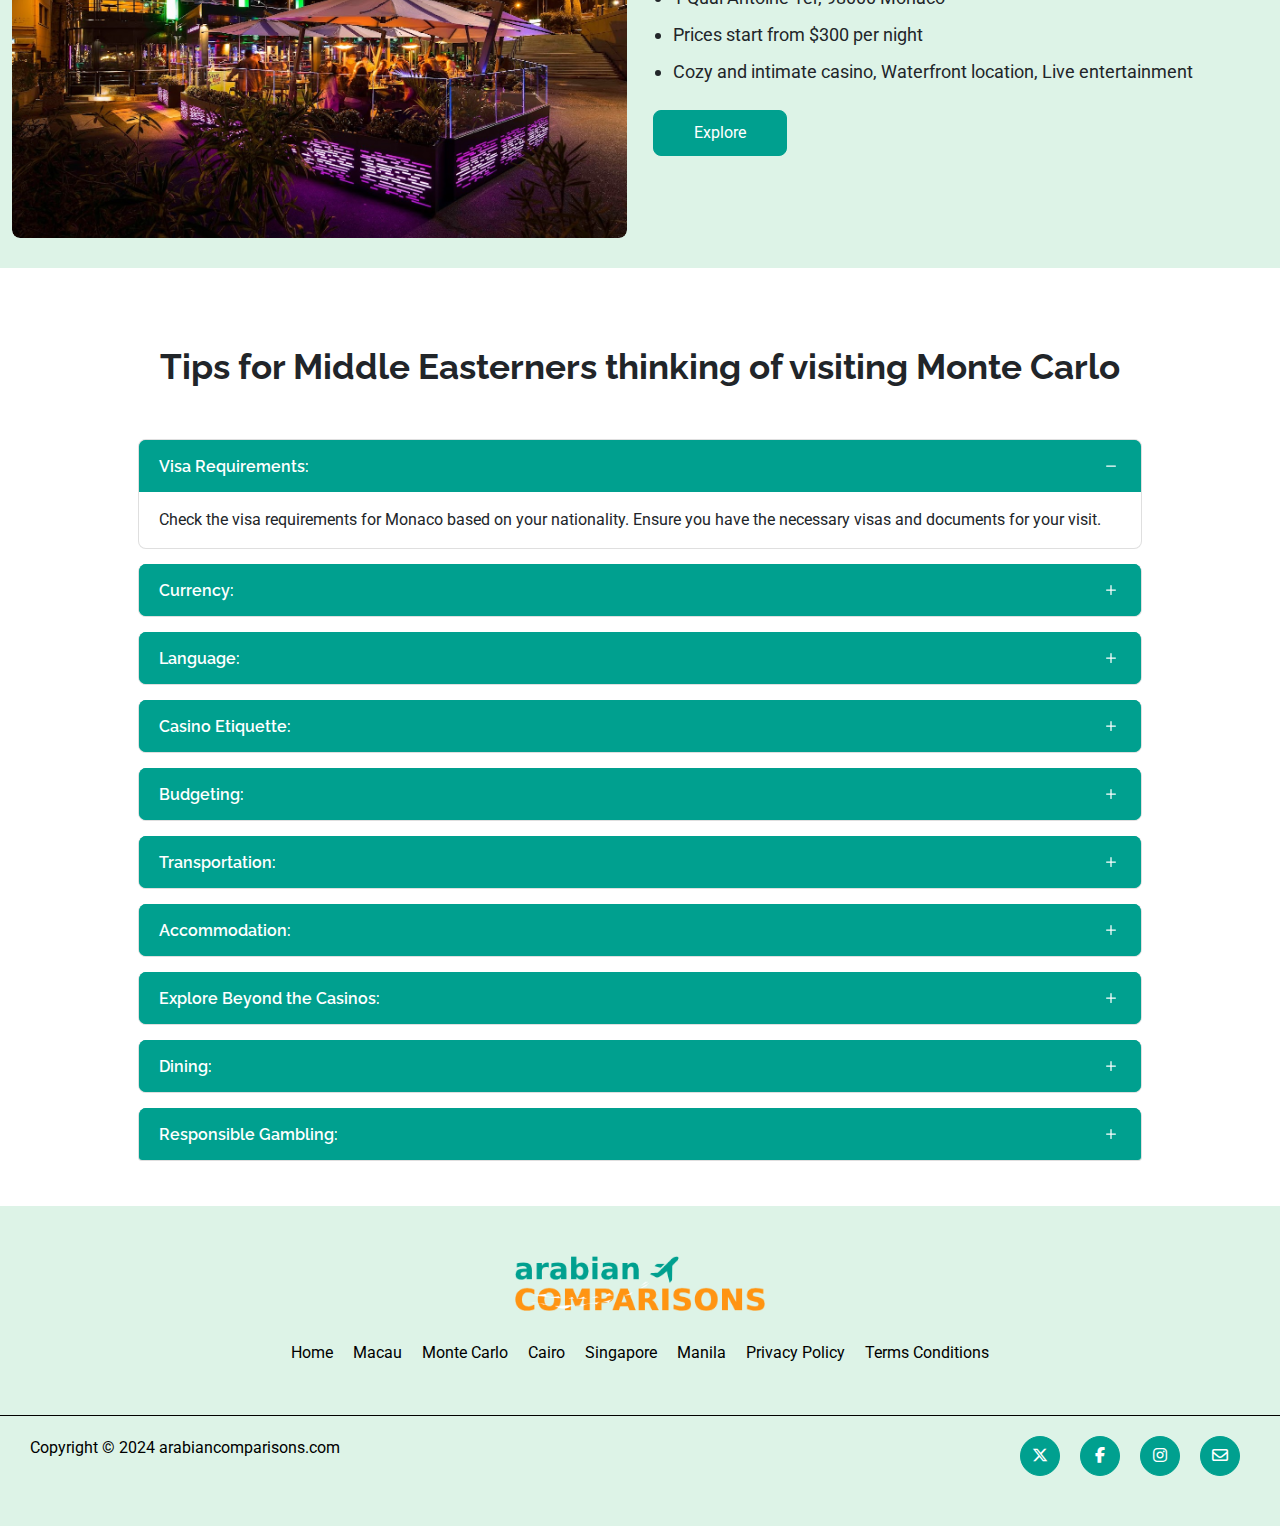
<file: monte-carlo.html>
<!DOCTYPE html>
<html lang="en">

<head>
  <meta charset="UTF-8">
  <meta name="viewport" content="width=device-width, initial-scale=1.0">
  <link rel="stylesheet" href="assets/css/bootstrap.min.css">
  <link rel="stylesheet" href="https://cdnjs.cloudflare.com/ajax/libs/font-awesome/6.5.2/css/all.min.css">
  <link rel="icon" href="assets/images/fav-icon.png">


  <link rel="stylesheet" href="assets/css/style.css">
  <link rel="stylesheet" href="assets/css/media.css">
  <title>Monte Carlo</title>

</head>

<body>


  <section class="site-header">
    <div class="container">
      <div class="nav">

        <div class="site-logo">
          <a href="index.html">
            <img src="assets/images/logo.png" alt="">
          </a>
        </div>
        <div class="nav-bar">
          <ul>
            <li>
              <a href="index.html">Home</a>
            </li>
            <li>
              <a href="macau.html">Macau</a>
            </li>
            <li>
              <a href="monte-carlo.html" class="active">Monte Carlo</a>
            </li>
            <li>
              <a href="cairo.html">Cairo</a>
            </li>
            <li>
              <a href="singapore.html">Singapore</a>
            </li>
            <li>
              <a href="manila.html">Manila</a>
            </li>
          </ul>
          <div class="colse">
            <i class="fa-solid fa-x"></i>
          </div>
        </div>
        <div class="toggle">
          <i class="fa-solid fa-bars"></i>
        </div>

      </div>
    </div>
  </section>

  <section class="site-banner " style="background-image: url(./assets/images/Monte-Carlo-bnr.webp);">
    <div class="container">
      <div class="banner-wrap">
        <div class="banner-txt">
          <h1>
            Your guide to<br>Monte Carlo’s Casino Resorts
          </h1>

        </div>
      </div>
    </div>
  </section>

  <div class="wel-come-txt ptb-30">
    <div class="container">
      <p class="more">
        Monte Carlo is found in the Haven that is Monaco, a sovereign city state on the French
        Riviera enclosed by France and the Mediterranean Sea with Italy only a few kilometers east.
        Monte Carlo is the encapsulation of paradise, sun, beaches, and casinos just to mention a
        few of the main selling points of the region. Monte Carlo, the epitome of casino glamour,
        James Bond’s holiday location along with the top stars of today and the past. Monte Carlo’s
        casino resorts possess such grandeur that they have been the backdrop for many
        blockbuster films including “GoldenEye” and “Never Say Never Again”.
     
       </br></br>
        Arabian Comparison's goal is to find, review, and present you with the top casino resorts in
        all of Monte Carlo. So check out our top casino resorts in Monte Carlo and explore all they
        have to offer, from Michelin star restaurants, theatres, and live music performances Monte
        Carlo casino resorts offer world class experiences for everyone.
      </br></br>
        So whether you want to dip your toes in casino resort vacations or you are a seasoned
        visitor check out our top picks. Get in contact with one of our expert team members today
        and together we can start planning your dream getaway today!
      </p>
    </div>
  </div>

  <div class="macau-main">
    <div class="macau-box bg ptb-30">
      <div class="container">
        <h2 class="text-center pb-5">The Top Casino Resorts In Monte Carlo</h2>
        <div class="macau-wrap">
          <div class="macau-left">
            <img src="assets/images/Casino-de-Monte-Carlo.jpg" alt="">
          </div>
          <div class="macau-right">
            <h3>
              Casino de Monte Carlo
            </h3>
            <ul>
              <li>
                Place du Casino, 98000 Monaco
              </li>
              <li>
                Prices start from $300 per night
              </li>
              <li>
                Historic and iconic casino, Salle Garnier opera house, The heart of Monte Carlo
              </li>
            </ul>
            <div class="explore-btn">
              <a href="https://www.montecarlosbm.com/en/casino-monaco/casino-monte-carlo" target="_blank">Explore </a>
            </div>
          </div>

        </div>
      </div>
    </div>

    <div class="macau-box bg ptb-30">
      <div class="container">
        <div class="macau-wrap sec-wrap">

          <div class="macau-right">
            <h3>
              Casino Café de Paris
            </h3>
            <ul>
              <li>
                Place du Casino, 98000 Monaco
              </li>
              <li>
                Prices start from $300 per night
              </li>
              <li>
                Vibrant and lively casino, Outdoor terrace, Stunning Views
              </li>
            </ul>
            <div class="explore-btn">
              <a href="https://www.montecarlosbm.com/fr/casino-monaco?esl-k=google%7cng%7cc538917837754%7cme%7ckcasino%20cafe%20de%20paris%20monaco%7cp%7ct%7cdc%7ca131455923968%7cg14261192634&gad_source=1&loopcd=seg%7cc%7cg%7ccasino%20cafe%20de%20paris%20monaco%7c538917837754%7ce#xtor=SEC-8230-GOO"
                target="_blank">Explore </a>
            </div>
          </div>

          <div class="macau-left">
            <img src="assets/images/Casino-Café-de-Paris.jpg" alt="">
          </div>

        </div>
      </div>
    </div>

    <div class="macau-box bg ptb-30">
      <div class="container">
        <div class="macau-wrap">
          <div class="macau-left">
            <img src="assets/images/Sun-Casino.jpg" alt="">
          </div>
          <div class="macau-right">
            <h3>
              Sun Casino
            </h3>
            <ul>
              <li>
                Fairmont Monte Carlo, 12 Avenue des Spélugues, 98000 Monaco
              </li>
              <li>
                Prices start from $250 per night
              </li>
              <li>
                Modern casino floor, On the Monaco harbor, Enjoy the scenic backdrop
              </li>
            </ul>
            <div class="explore-btn">
              <a href="https://pokerdiscover.com/clubs/monaco/monaco/monte-carlo-sun-casino" target="_blank">Explore
              </a>
            </div>
          </div>

        </div>
      </div>
    </div>

    <div class="macau-box bg ptb-30">
      <div class="container">
        <div class="macau-wrap sec-wrap">

          <div class="macau-right">
            <h3>
              Monte Carlo Bay Casino
            </h3>
            <ul>
              <li>
                40 Avenue Princesse Grace, 98000 Monaco
              </li>
              <li>
                Prices start from $300 per night
              </li>
              <li>
                Contemporary casino, Mediterranean views, World class spa
              </li>
            </ul>
            <div class="explore-btn">
              <a href="https://www.montecarlosbm.com/en/hotel-monaco/monte-carlo-bay-hotel-resort?gad_source=1&gclid=CjwKCAjw88yxBhBWEiwA7cm6pdq-v7k7DruzdkxHKNIAEcDga84ZBDxv277DnvsC6gEAeoQzG4PbPhoCtLwQAvD_BwE"
                target="_blank">Explore </a>
            </div>
          </div>

          <div class="macau-left">
            <img src="assets/images/Monte-Carlo-Bay-Casino.jpg" alt="">
          </div>

        </div>
      </div>
    </div>

    <div class="macau-box bg ptb-30">
      <div class="container">
        <div class="macau-wrap">
          <div class="macau-left">
            <img src="assets/images/Casino-La-Rascasse.jpg" alt="">
          </div>
          <div class="macau-right">
            <h3>
              Casino La Rascasse
            </h3>
            <ul>
              <li>
                1 Quai Antoine 1er, 98000 Monaco
              </li>
              <li>
                Prices start from $300 per night
              </li>
              <li>
                Cozy and intimate casino, Waterfront location, Live entertainment
              </li>
            </ul>
            <div class="explore-btn">
              <a href="https://www.montecarlosbm.com/en/bar-nightclub-monaco/la-rascasse" target="_blank">Explore </a>
            </div>
          </div>

        </div>
      </div>
    </div>


  </div>








  <div class="faq-sec ptb-30">
    <div class="site-heading text-center ptb-30">
      <h3>
        Tips for Middle Easterners thinking of visiting Monte Carlo
      </h3>
    </div>
    <div class="container">
      <div class="accordion" id="accordionExample">
        <div class="accordion-item">
          <h2 class="accordion-header">
            <button class="accordion-button" type="button" data-bs-toggle="collapse" data-bs-target="#collapseOne"
              aria-expanded="true" aria-controls="collapseOne">
              Visa Requirements:
            </button>
          </h2>
          <div id="collapseOne" class="accordion-collapse collapse show" data-bs-parent="#accordionExample">
            <div class="accordion-body">
              Check the visa requirements for Monaco based on your nationality. Ensure you have the
              necessary visas and documents for your visit.
            </div>
          </div>
        </div>
        <div class="accordion-item">
          <h2 class="accordion-header">
            <button class="accordion-button collapsed" type="button" data-bs-toggle="collapse"
              data-bs-target="#collapseTwo" aria-expanded="false" aria-controls="collapseTwo">
              Currency:
            </button>
          </h2>
          <div id="collapseTwo" class="accordion-collapse collapse" data-bs-parent="#accordionExample">
            <div class="accordion-body">
              Monaco uses the Euro (EUR) as its official currency. Exchange your local currency for euros
              before your trip or upon arrival in Monaco.
            </div>
          </div>
        </div>
        <div class="accordion-item">
          <h2 class="accordion-header">
            <button class="accordion-button collapsed" type="button" data-bs-toggle="collapse"
              data-bs-target="#collapseThree" aria-expanded="false" aria-controls="collapseThree">
              Language:
            </button>
          </h2>
          <div id="collapseThree" class="accordion-collapse collapse" data-bs-parent="#accordionExample">
            <div class="accordion-body">
              While French is the official language of Monaco, English is widely spoken, especially in
              tourist areas and casinos. Arabic might not be as common, so knowing some basic French
              or English phrases can be helpful.
            </div>
          </div>
        </div>

        <div class="accordion-item">
          <h2 class="accordion-header">
            <button class="accordion-button collapsed" type="button" data-bs-toggle="collapse"
              data-bs-target="#collapseFour" aria-expanded="false" aria-controls="collapseFour">
              Casino Etiquette:
            </button>
          </h2>
          <div id="collapseFour" class="accordion-collapse collapse" data-bs-parent="#accordionExample">
            <div class="accordion-body">
              Familiarize yourself with the rules and etiquette of the casinos in Monte Carlo if you plan to
              gamble. Dress codes may apply, so ensure you dress smartly and appropriately. Avoid
              taking photos inside the casinos unless it's permitted.
            </div>
          </div>
        </div>

        <div class="accordion-item">
          <h2 class="accordion-header">
            <button class="accordion-button collapsed" type="button" data-bs-toggle="collapse"
              data-bs-target="#collapseFive" aria-expanded="false" aria-controls="collapseFive">
              Budgeting:
            </button>
          </h2>
          <div id="collapseFive" class="accordion-collapse collapse" data-bs-parent="#accordionExample">
            <div class="accordion-body">
              Set a budget for your gambling activities and adhere to it. It's easy to get caught up in the
              excitement of the casinos, so having a predetermined limit will help you avoid overspending.
            </div>
          </div>
        </div>

        <div class="accordion-item">
          <h2 class="accordion-header">
            <button class="accordion-button collapsed" type="button" data-bs-toggle="collapse"
              data-bs-target="#collapseSix" aria-expanded="false" aria-controls="collapseSix">
              Transportation:
            </button>
          </h2>
          <div id="collapseSix" class="accordion-collapse collapse" data-bs-parent="#accordionExample">
            <div class="accordion-body">
              Familiarize yourself with transportation options in Monaco, including taxis, buses, and
              walking. Consider using public transport or taxis to reach the casinos, as parking can be
              limited and expensive.
            </div>
          </div>
        </div>

        <div class="accordion-item">
          <h2 class="accordion-header">
            <button class="accordion-button collapsed" type="button" data-bs-toggle="collapse"
              data-bs-target="#collapseSeven" aria-expanded="false" aria-controls="collapseSeven">
              Accommodation:
            </button>
          </h2>
          <div id="collapseSeven" class="accordion-collapse collapse" data-bs-parent="#accordionExample">
            <div class="accordion-body">
              Book your accommodation in advance, especially if you plan to visit during peak seasons or
              special events. There are numerous hotels in Monaco offering a range of options, from
              luxury resorts to boutique hotels.
            </div>
          </div>
        </div>



        <div class="accordion-item">
          <h2 class="accordion-header">
            <button class="accordion-button collapsed" type="button" data-bs-toggle="collapse"
              data-bs-target="#collapseEight" aria-expanded="false" aria-controls="collapseEight">
              Explore Beyond the Casinos:
            </button>
          </h2>
          <div id="collapseEight" class="accordion-collapse collapse" data-bs-parent="#accordionExample">
            <div class="accordion-body">
              While Monte Carlo is famous for its casinos, there's more to see and do in Monaco. Take
              time to explore the Prince's Palace, Monaco Cathedral, and the Oceanographic Museum,
              among other attractions.
            </div>
          </div>
        </div>

        <div class="accordion-item">
          <h2 class="accordion-header">
            <button class="accordion-button collapsed" type="button" data-bs-toggle="collapse"
              data-bs-target="#collapseNine" aria-expanded="false" aria-controls="collapseNine">
              Dining:
            </button>
          </h2>
          <div id="collapseNine" class="accordion-collapse collapse" data-bs-parent="#accordionExample">
            <div class="accordion-body">
              Monaco boasts a diverse culinary scene, with influences from French and Mediterranean
              cuisines. Don't miss the opportunity to dine at Michelin-starred restaurants or enjoy local
              specialties at charming bistros and cafes.
            </div>
          </div>
        </div>

        <div class="accordion-item">
          <h2 class="accordion-header">
            <button class="accordion-button collapsed" type="button" data-bs-toggle="collapse"
              data-bs-target="#collapseTen" aria-expanded="false" aria-controls="collapseTen">
              Responsible Gambling:
            </button>
          </h2>
          <div id="collapseTen" class="accordion-collapse collapse" data-bs-parent="#accordionExample">
            <div class="accordion-body">
              Remember to gamble responsibly and know your limits. Set aside time to enjoy other
              activities and attractions in Monaco, such as shopping, sightseeing, and relaxing by the
              Mediterranean Sea.
            </div>
          </div>
        </div>

      </div>
    </div>

  </div>


  <div class="site-footer ptb-30">
    <div class="footer-wrap">
      <div class="footer-logo">
        <a href="index.html">
          <img src="assets/images/logo.png" alt="">
        </a>
      </div>

      <div class="footer-links">
        <ul>
          <li>
            <a href="index.html">Home</a>
          </li>
          <li>
            <a href="macau.html">Macau</a>
          </li>
          <li>
            <a href="monte-carlo.html">Monte Carlo</a>
          </li>
          <li>
            <a href="cairo.html">Cairo</a>
          </li>
          <li>
            <a href="singapore.html">Singapore</a>
          </li>
          <li>
            <a href="manila.html">Manila</a>
          </li>
          <li>
            <a href="privacy.html">Privacy Policy</a>
          </li>
          <li>
            <a href="condition.html">Terms Conditions</a>
          </li>

        </ul>
      </div>

    </div>
    <div class="copy-right">
      <p>
        Copyright © 2024 arabiancomparisons.com
      </p>
      <div class="social-links">
        <ul>
          <li>
            <a href="#"><i class="fa-brands fa-x-twitter"></i></a>
          </li>
          <li>
            <a href="#"><i class="fa-brands fa-facebook-f"></i></a>
          </li>
          <li>
            <a href="#"><i class="fa-brands fa-instagram"></i></a>
          </li>
          <li>
            <a href="mailto:info@arabiancomparisons.com"><i class="fa-regular fa-envelope"></i></a>
          </li>
        </ul>
      </div>
    </div>
  </div>









  <script src="assets/js/jquery-3.7.1.min.js"></script>

  <script src="assets/js/bootstrap.bundle.min.js"></script>
  <script src="assets/js/custom.js"></script>

</body>

</html>
</file>
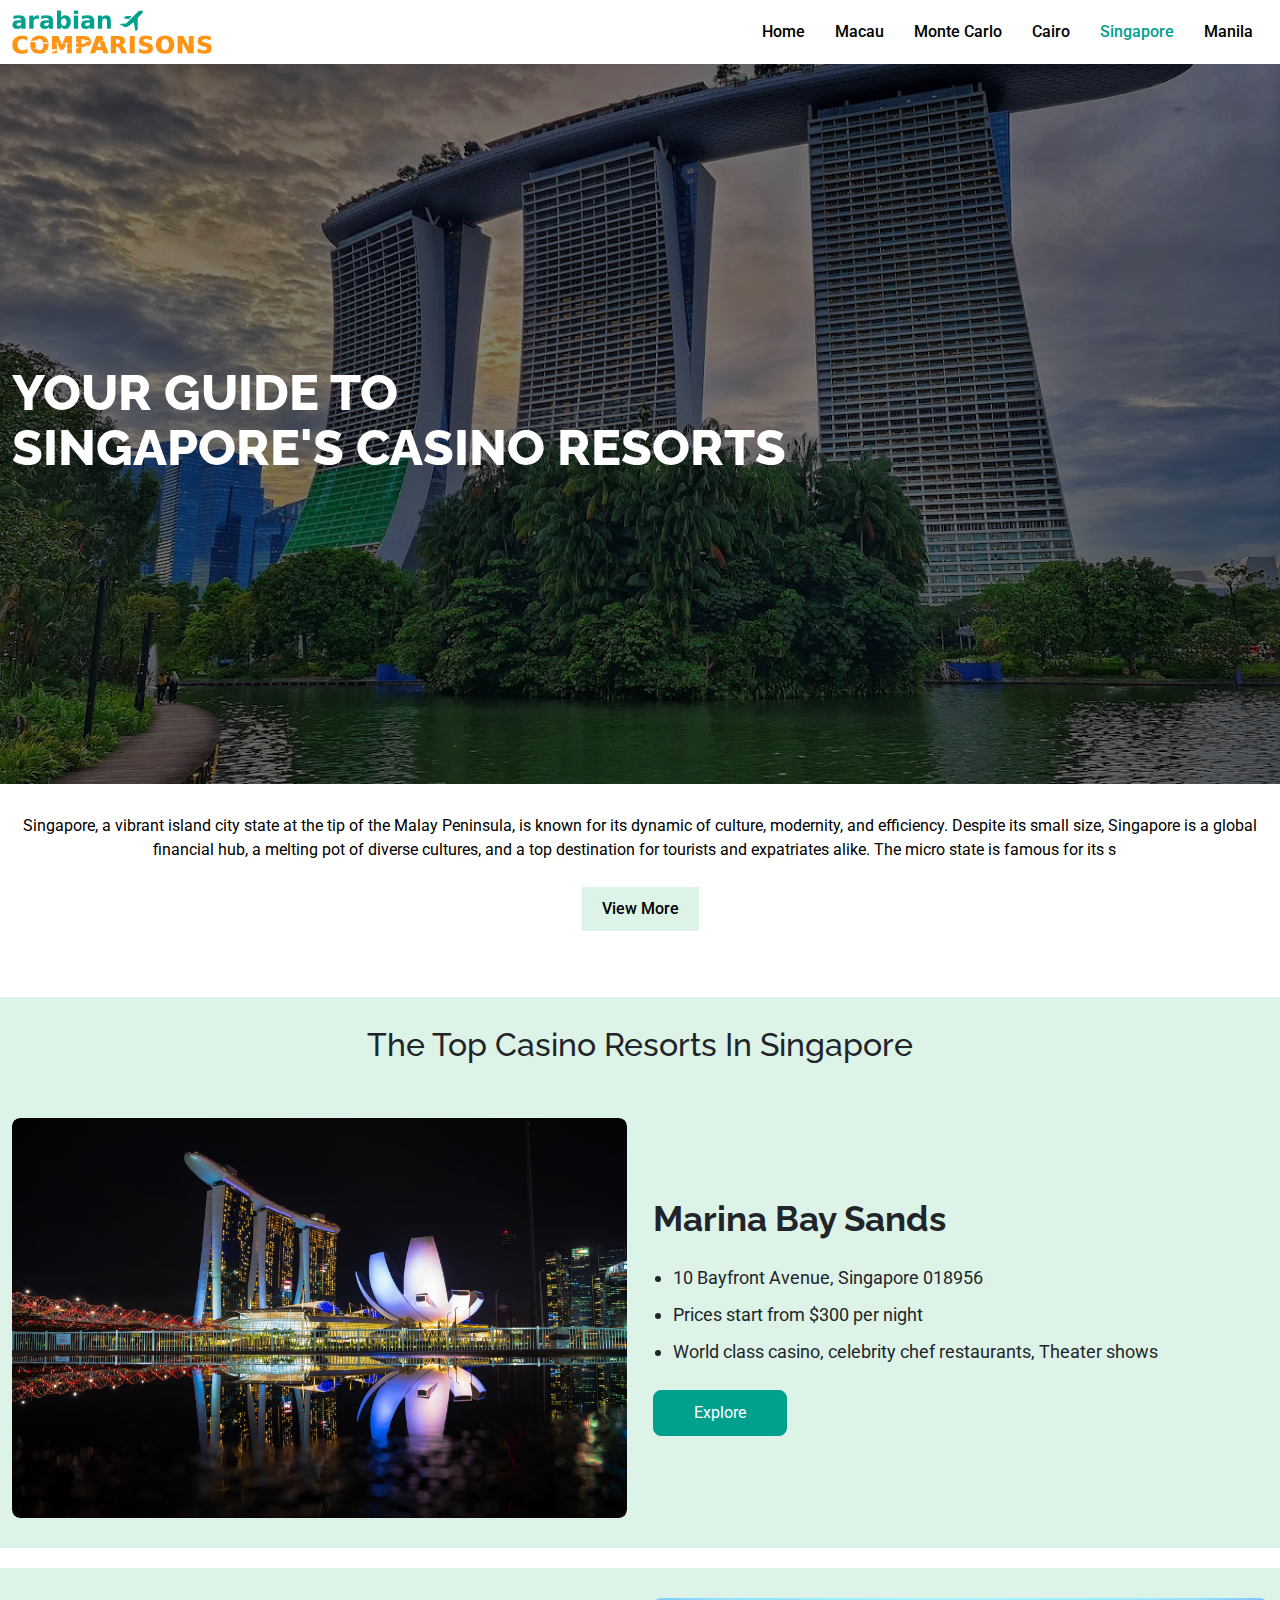
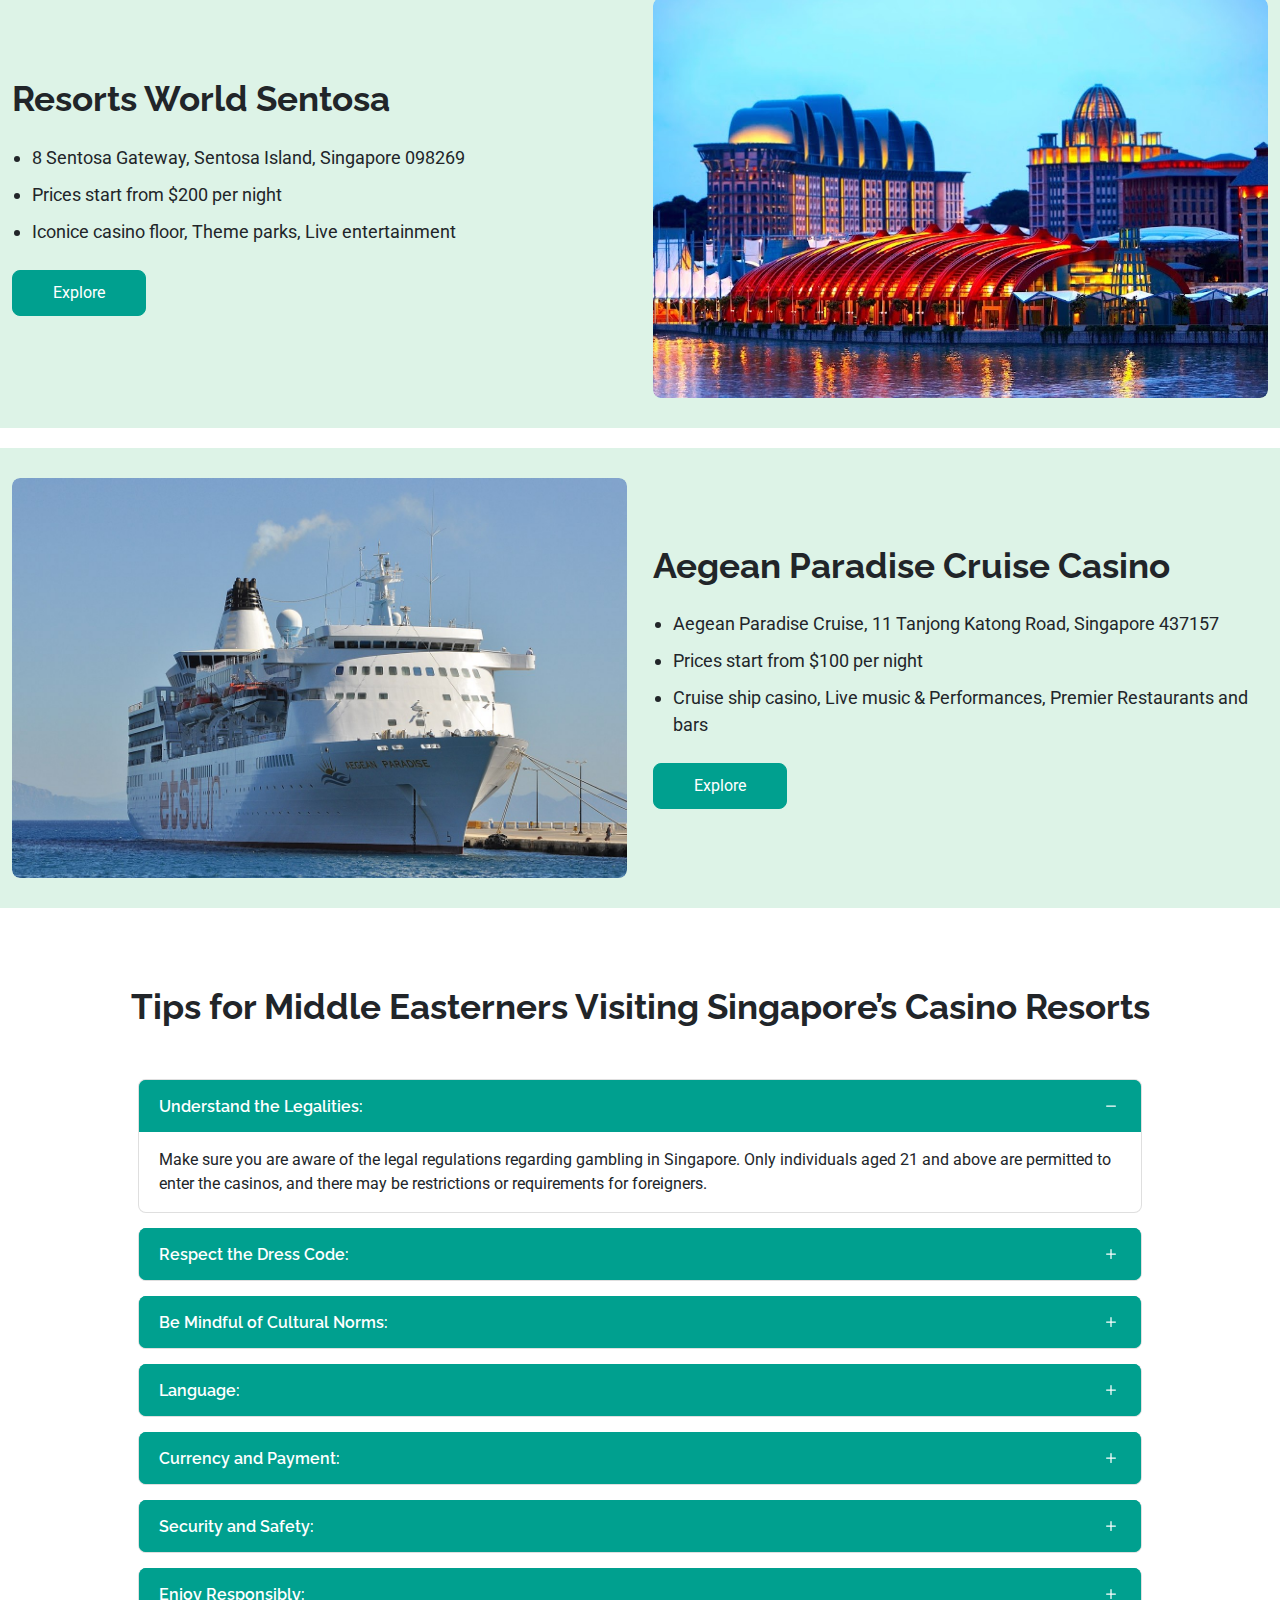
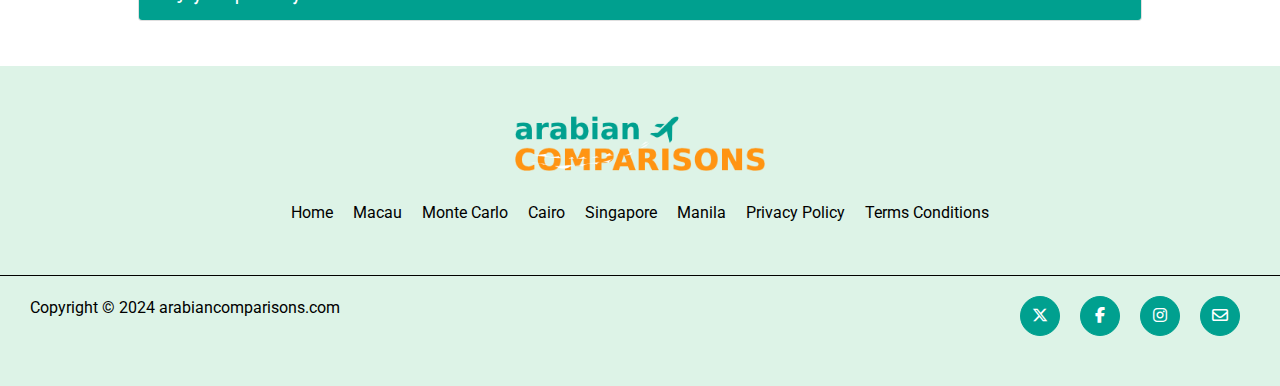
<file: singapore.html>
<!DOCTYPE html>
<html lang="en">

<head>
  <meta charset="UTF-8">
  <meta name="viewport" content="width=device-width, initial-scale=1.0">
  <link rel="stylesheet" href="assets/css/bootstrap.min.css">
  <link rel="stylesheet" href="https://cdnjs.cloudflare.com/ajax/libs/font-awesome/6.5.2/css/all.min.css">
  <link rel="icon" href="assets/images/fav-icon.png">


  <link rel="stylesheet" href="assets/css/style.css">
  <link rel="stylesheet" href="assets/css/media.css">
  <title>Singapore</title>

</head>

<body>


  <section class="site-header">
    <div class="container">
      <div class="nav">

        <div class="site-logo">
          <a href="index.html">
            <img src="assets/images/logo.png" alt="">
          </a>
        </div>
        <div class="nav-bar">
          <ul>
            <li>
              <a href="index.html">Home</a>
            </li>
            <li>
              <a href="macau.html">Macau</a>
            </li>
            <li>
              <a href="monte-carlo.html">Monte Carlo</a>
            </li>
            <li>
              <a href="cairo.html">Cairo</a>
            </li>
            <li>
              <a href="singapore.html" class="active">Singapore</a>
            </li>
            <li>
              <a href="manila.html">Manila</a>
            </li>
          </ul>
          <div class="colse">
            <i class="fa-solid fa-x"></i>
          </div>
        </div>
        <div class="toggle">
          <i class="fa-solid fa-bars"></i>
        </div>

      </div>
    </div>
  </section>

  <section class="site-banner " style="background-image: url(./assets/images/Singapore-bnr.jpg);">
    <div class="container">
      <div class="banner-wrap">
        <div class="banner-txt">
          <h1>
            Your guide to<br>Singapore's
            Casino Resorts
          </h1>

        </div>
      </div>
    </div>
  </section>

  <div class="wel-come-txt ptb-30">
    <div class="container">
      <p class="more">
        Singapore, a vibrant island city state at the tip of the Malay Peninsula, is known for its
        dynamic of culture, modernity, and efficiency. Despite its small size, Singapore is a global
        financial hub, a melting pot of diverse cultures, and a top destination for tourists and
        expatriates alike. The micro state is famous for its skyline with futuristic skyscrapers,
        including the iconic Marina Bay Sands and the unique Supertree Grove at Gardens by the
        Bay. Other must sees include the UNESCO listed Singapore Botanic Gardens, offering a
        serene escape amidst the urban bustle. Culturally, Singapore has numerous influences, with
        Chinese, Malay, Indian, and Western traditions coexisting seamlessly.
      </br></br>
        Singapore’s casino resorts although in their early stages when compared to Las Vegas or
        Macau have developed into some of the world's finest. With the amazing architecture of the
        Marina Bay Sands and the lavish offerings at Resorts World Sentosa
      </br></br>
        We've compiled the top casino resorts in Singapore for you, check out the top options and
        get in contact! One of our team members will get in touch and together we can start planning
        your adventure in the Lion City!
      </p>
    </div>
  </div>

  <div class="macau-main">
    <div class="macau-box bg ptb-30">
      <div class="container">
        <h2 class="text-center pb-5">The Top Casino Resorts In Singapore</h2>
        <div class="macau-wrap">
          <div class="macau-left">
            <img src="assets/images/hero-banner.jpg" alt="">
          </div>
          <div class="macau-right">
            <h3>
              Marina Bay Sands
            </h3>
            <ul>
              <li>
                10 Bayfront Avenue, Singapore 018956
              </li>
              <li>
                Prices start from $300 per night
              </li>
              <li>
                World class casino, celebrity chef restaurants, Theater shows
              </li>
            </ul>
            <div class="explore-btn">
              <a href="https://www.marinabaysands.com/casino.html" target="_blank">Explore </a>
            </div>
          </div>

        </div>
      </div>
    </div>

    <div class="macau-box bg ptb-30">
      <div class="container">
        <div class="macau-wrap sec-wrap">

          <div class="macau-right">
            <h3>
              Resorts World Sentosa
            </h3>
            <ul>
              <li>
                8 Sentosa Gateway, Sentosa Island, Singapore 098269
              </li>
              <li>
                Prices start from $200 per night
              </li>
              <li>
                Iconice casino floor, Theme parks, Live entertainment
              </li>
            </ul>
            <div class="explore-btn">
              <a href="https://www.rwsentosa.com/en" target="_blank">Explore </a>
            </div>
          </div>

          <div class="macau-left">
            <img src="assets/images/Resorts-World-Sentosa.jpg" alt="">
          </div>

        </div>
      </div>
    </div>

    <div class="macau-box bg ptb-30">
      <div class="container">
        <div class="macau-wrap">
          <div class="macau-left">
            <img src="assets/images/aegeanparadisecruise.jpg" alt="">
          </div>
          <div class="macau-right">
            <h3>
              Aegean Paradise Cruise Casino
            </h3>
            <ul>
              <li>
                Aegean Paradise Cruise, 11 Tanjong Katong Road, Singapore 437157
              </li>
              <li>
                Prices start from $100 per night
              </li>
              <li>
                Cruise ship casino, Live music & Performances, Premier Restaurants and bars
              </li>
            </ul>
            <div class="explore-btn">
              <a href="https://www.aegeanparadisecruise.com/schedule" target="_blank">Explore </a>
            </div>
          </div>

        </div>
      </div>
    </div>




  </div>








  <div class="faq-sec ptb-30">
    <div class="site-heading text-center ptb-30">
      <h3>
        Tips for Middle Easterners Visiting Singapore’s Casino Resorts
      </h3>
    </div>
    <div class="container">
      <div class="accordion" id="accordionExample">
        <div class="accordion-item">
          <h2 class="accordion-header">
            <button class="accordion-button" type="button" data-bs-toggle="collapse" data-bs-target="#collapseOne"
              aria-expanded="true" aria-controls="collapseOne">
              Understand the Legalities:
            </button>
          </h2>
          <div id="collapseOne" class="accordion-collapse collapse show" data-bs-parent="#accordionExample">
            <div class="accordion-body">
              Make sure you are aware of the legal regulations regarding gambling in Singapore. Only
              individuals aged 21 and above are permitted to enter the casinos, and there may be
              restrictions or requirements for foreigners.
            </div>
          </div>
        </div>
        <div class="accordion-item">
          <h2 class="accordion-header">
            <button class="accordion-button collapsed" type="button" data-bs-toggle="collapse"
              data-bs-target="#collapseTwo" aria-expanded="false" aria-controls="collapseTwo">
              Respect the Dress Code:
            </button>
          </h2>
          <div id="collapseTwo" class="accordion-collapse collapse" data-bs-parent="#accordionExample">
            <div class="accordion-body">
              Many casino resorts in Singapore have a dress code, requiring guests to dress smartly and
              avoid overly casual attire. Men typically wear collared shirts and trousers, while women often
              opt for elegant dresses or outfits. It's essential to adhere to these guidelines to avoid any
              issues upon entry.
            </div>
          </div>
        </div>
        <div class="accordion-item">
          <h2 class="accordion-header">
            <button class="accordion-button collapsed" type="button" data-bs-toggle="collapse"
              data-bs-target="#collapseThree" aria-expanded="false" aria-controls="collapseThree">
              Be Mindful of Cultural Norms:
            </button>
          </h2>
          <div id="collapseThree" class="accordion-collapse collapse" data-bs-parent="#accordionExample">
            <div class="accordion-body">
              While Singapore is a diverse and cosmopolitan city, it's essential to be respectful of local
              customs and cultural sensitivities. Avoid public displays of affection, dress modestly outside
              of the resort areas, and be mindful of your behavior, particularly in conservative settings.
            </div>
          </div>
        </div>

        <div class="accordion-item">
          <h2 class="accordion-header">
            <button class="accordion-button collapsed" type="button" data-bs-toggle="collapse"
              data-bs-target="#collapseFour" aria-expanded="false" aria-controls="collapseFour">
              Language:
            </button>
          </h2>
          <div id="collapseFour" class="accordion-collapse collapse" data-bs-parent="#accordionExample">
            <div class="accordion-body">
              English is widely spoken in Singapore, including at casino resorts. However, knowing some
              basic phrases in Malay or Mandarin can be helpful, especially when interacting with staff or
              locals.
            </div>
          </div>
        </div>

        <div class="accordion-item">
          <h2 class="accordion-header">
            <button class="accordion-button collapsed" type="button" data-bs-toggle="collapse"
              data-bs-target="#collapseFive" aria-expanded="false" aria-controls="collapseFive">
              Currency and Payment:
            </button>
          </h2>
          <div id="collapseFive" class="accordion-collapse collapse" data-bs-parent="#accordionExample">
            <div class="accordion-body">
              The currency in Singapore is the Singapore Dollar (SGD). While major credit cards are
              accepted at most casino resorts and upscale establishments, it's advisable to carry some
              cash for smaller transactions and tips.
            </div>
          </div>
        </div>

        <div class="accordion-item">
          <h2 class="accordion-header">
            <button class="accordion-button collapsed" type="button" data-bs-toggle="collapse"
              data-bs-target="#collapseSix" aria-expanded="false" aria-controls="collapseSix">
              Security and Safety:
            </button>
          </h2>
          <div id="collapseSix" class="accordion-collapse collapse" data-bs-parent="#accordionExample">
            <div class="accordion-body">
              Singapore is known for its strict laws and high levels of safety and security. However, it's still
              essential to stay vigilant and take precautions against petty crime. Keep your belongings
              secure, avoid carrying large amounts of cash, and be cautious of your surroundings,
              especially in crowded areas.
            </div>
          </div>
        </div>

        <div class="accordion-item">
          <h2 class="accordion-header">
            <button class="accordion-button collapsed" type="button" data-bs-toggle="collapse"
              data-bs-target="#collapseSeven" aria-expanded="false" aria-controls="collapseSeven">
              Enjoy Responsibly:
            </button>
          </h2>
          <div id="collapseSeven" class="accordion-collapse collapse" data-bs-parent="#accordionExample">
            <div class="accordion-body">
              Whether you're a seasoned gambler or just trying your luck for fun, remember to gamble
              responsibly. Set a budget for your gambling activities, know your limits, and avoid chasing
              losses.
            </div>
          </div>
        </div>





      </div>
    </div>

  </div>


  <div class="site-footer ptb-30">
    <div class="footer-wrap">
      <div class="footer-logo">
        <a href="index.html">
          <img src="assets/images/logo.png" alt="">
        </a>
      </div>

      <div class="footer-links">
        <ul>
          <li>
            <a href="index.html">Home</a>
          </li>
          <li>
            <a href="macau.html">Macau</a>
          </li>
          <li>
            <a href="monte-carlo.html">Monte Carlo</a>
          </li>
          <li>
            <a href="cairo.html">Cairo</a>
          </li>
          <li>
            <a href="singapore.html">Singapore</a>
          </li>
          <li>
            <a href="manila.html">Manila</a>
          </li>
          <li>
            <a href="privacy.html">Privacy Policy</a>
          </li>
          <li>
            <a href="condition.html">Terms Conditions</a>
          </li>

        </ul>
      </div>

    </div>
    <div class="copy-right">
      <p>
        Copyright © 2024 arabiancomparisons.com
      </p>
      <div class="social-links">
        <ul>
          <li>
            <a href="#"><i class="fa-brands fa-x-twitter"></i></a>
          </li>
          <li>
            <a href="#"><i class="fa-brands fa-facebook-f"></i></a>
          </li>
          <li>
            <a href="#"><i class="fa-brands fa-instagram"></i></a>
          </li>
          <li>
            <a href="mailto:info@arabiancomparisons.com"><i class="fa-regular fa-envelope"></i></a>
          </li>
        </ul>
      </div>
    </div>
  </div>









  <script src="assets/js/jquery-3.7.1.min.js"></script>

  <script src="assets/js/bootstrap.bundle.min.js"></script>
  <script src="assets/js/custom.js"></script>

</body>

</html>
</file>
<file: assets/css/style.css>
@import url("https://fonts.googleapis.com/css2?family=Raleway:ital,wght@0,100..900;1,100..900&family=Roboto:ital,wght@0,100;0,300;0,400;0,500;0,700;0,900;1,100;1,300;1,400;1,500;1,700;1,900&display=swap");

:root {
  --primary: #00a08f;
  --secondary: #00a08f;
  --bg: #DDF3E7;
  --white: #fff;
  --black: #000;
}

* {
  margin: 0;
  padding: 0;
  box-sizing: border-box;
}

body {
  margin: 0;
  padding: 0;
  font-family: "Roboto", sans-serif;
}

ul {
  list-style: none;
  padding-left: 0;
  margin-bottom: 0;
}

a {
  text-decoration: none;
}

img {
  max-width: 100%;
  width: 100%;
}

.container,
.header-con,
.drop-box {
  max-width: 1300px;
  margin: 0 auto;
}

.ptb-70 {
  padding: 70px 0;
}

.ptb-50 {
  padding: 50px 0;
}

.ptb-30 {
  padding: 30px 0;
}

h1,
h2,
h3,
h4,
h5,
h6 {
  font-family: "Raleway", sans-serif;
  line-height: 1.1;
}

h1 {
  font-size: 60px;
  color: var(--white);
  font-weight: 800;
}

h4 {
  font-size: 30px;
  font-weight: 700;
}

h3 {
  font-size: 40px;
  font-weight: 700;
}

p {
  font-size: 18px;
  color: var(--black);
}

.bg {
  background-color: var(--bg);
}

/* header css start here */

.site-header {
  /* background-color: var(--primary); */
  padding: 10px 0;

  width: 100%;
  z-index: 99;
  background-color: var(--white);
}

.site-logo img {
  max-width: 250px;
}

.site-header .nav {
  display: flex;
  justify-content: space-between;
  align-items: center;
}

.site-header .nav-bar ul {
  display: flex;
  justify-content: center;
  align-items: center;
}

.site-header .nav-bar ul li a {
  font-size: 18px;
  text-transform: capitalize;
  color: var(--black);
  font-weight: 500;
  transition: all 0.3s linear;
  padding: 0 15px;
}

.site-header .nav-bar ul li a.active,
.site-header .nav-bar ul li a:hover {
  color: var(--primary);
}

.search-bar i {
  font-size: 22px;
  color: var(--white);
}

.toggle,
.colse {
  display: none;
}

/* banner section css start here */
section.site-banner.cairo {
  background-position: top;
}

.site-banner {
  background-image: url(../images/hero-banner.jpg);
  background-position: center;
  background-repeat: no-repeat;
  background-size: cover;
  height: 80vh;
  position: relative;
}

.site-banner::before {
  content: "";
  position: absolute;
  top: 0;
  left: 0;
  height: 100%;
  width: 100%;
  background-color: #000;
  opacity: 0.5;
}

.site-banner .container {
  height: 100%;
}

.banner-wrap {
  display: flex;
  align-items: center;
  height: 100%;
  width: 100%;
  position: relative;
}

.banner-wrap h1 {
  text-transform: uppercase;
}

.wel-come-txt p {
  text-align: center;
}

/* adv section css start here */

.adv-wrap .row {
  align-items: center;
  position: relative;
}

.adv-img {
  height: 450px;
}

.adv-img img {
  height: 100%;
  width: 100%;
  /* object-fit: cover; */
}

.adv-txt {
  background-color: var(--bg);
  padding: 70px 30px;
  width: 50%;
  height: 80%;
  position: absolute;
  top: 50%;
  left: 0;
  transform: translateY(-50%);
}

.slider-box {
  background-image: url(../images/hero-banner.jpg);
  background-position: center;
  background-repeat: no-repeat;
  background-size: cover;
  height: 450px;
  position: relative;
}

.slider-box::before {
  content: "";
  position: absolute;
  top: 0;
  left: 0;
  height: 100%;
  width: 100%;
  background-color: var(--black);
  opacity: 0.5;
}

.slide-txt {
  display: flex;
  justify-content: center;
  align-items: center;
  height: 100%;
  width: 100%;
  color: var(--white);
  position: relative;
}

.slick-initialized .slick-slide {
  margin: 0px 7px;
}

.slick-prev:before,
.slick-next:before {
  font-size: 40px;
  color: #00a08f;
}

.slick-prev {
  left: -45px;
}

/* faq section css start here */
.accordion-button::after {
  background-image: url("data:image/svg+xml,%3Csvg xmlns='http://www.w3.org/2000/svg' width='16' height='16' fill='currentColor' class='bi bi-plus' viewBox='0 0 16 16'%3E%3Cpath d='M8 4a.5.5 0 0 1 .5.5v3h3a.5.5 0 0 1 0 1h-3v3a.5.5 0 0 1-1 0v-3h-3a.5.5 0 0 1 0-1h3v-3A.5.5 0 0 1 8 4z'/%3E%3C/svg%3E");
  transition: all 0.5s;
}

.accordion-button:not(.collapsed)::after {
  background-image: url("data:image/svg+xml,%3Csvg xmlns='http://www.w3.org/2000/svg' width='16' height='16' fill='' class='bi bi-dash' viewBox='0 0 16 16'%3E%3Cpath d='M4 8a.5.5 0 0 1 .5-.5h7a.5.5 0 0 1 0 1h-7A.5.5 0 0 1 4 8z'/%3E%3C/svg%3E");
}

.accordion-button::after {
  transition: all 0.5s;
}

.accordion-header {
  background-color: var(--primary);
}

.accordion-button {
  background-color: var(--primary);
  color: #fff;
  font-size: 18px;
  font-weight: 600;
}

.accordion-item {
  margin: 15px 0;
  border-radius: 8px;
  overflow: hidden;
}

.accordion-button:not(.collapsed) {
  color: #fff;
  background-color: var(--primary);
  box-shadow: none;
}

.accordion-button::after,
.accordion-button:not(.collapsed)::after {
  filter: brightness(0) invert(1);
}

.accordion-item:first-of-type {
  border-top-left-radius: 8px;
  border-top-right-radius: 8px;
}

.accordion-item:last-of-type .accordion-button.collapsed {
  border-bottom-right-radius: 8px;
  border-bottom-left-radius: 8px;
}

.accordion-button:focus {
  z-index: 3;
  border-color: var(--primary);
  outline: 0;
  box-shadow: none;
}

/* sub pages css start here */
.macau-wrap {
  display: flex;
  height: 400px;
  overflow: hidden;
  align-items: center;
  justify-content: space-between;
}

.macau-left,
.macau-right {
  width: 49%;
}

.macau-left {
  height: 100%;
  overflow: hidden;
  border-radius: 8px;
}

.macau-left:hover img {
  transform: scale(1.5);
}

.macau-left img {
  height: 100%;
  width: 100%;
  object-fit: cover;
  border-radius: 8px;
  transition: all 0.3s linear;
}

.macau-right ul {
  padding-left: 20px;
  list-style: disc;
  margin: 20px 0;
}

.macau-right ul li {
  font-size: 18px;
  padding: 5px 0;
}

.explore-btn a {
  padding: 10px 40px;
  background-color: var(--primary);
  color: var(--white);
  border: 1px solid #00a08f;
  border-radius: 8px;
  display: inline-block;
  transition: all 0.3s linear;
}

.explore-btn a:hover {
  background-color: transparent;
  color: var(--primary);
}

.macau-box {
  margin: 20px 0;
}

/* footer section css start here */
.site-footer {
  background-color: var(--bg);
}

.footer-logo {
  max-width: 250px;
  margin: 0 auto;
}

.footer-wrap {
  width: 100%;
  margin: 0 auto;
  display: flex;
  flex-direction: column;
  align-items: center;
  justify-content: center;
  padding: 20px 30px;
}

.footer-links ul {
  display: flex;
  justify-content: center;
  align-items: center;
  flex-wrap: wrap;
  /* gap: 20px; */
  margin: 30px 0;
}

.footer-links ul li a {
  font-size: 18px;
  color: var(--black);
  padding: 0 10px;

}

.copy-right p {
  color: var(--black);
}

.social-links ul {
  display: flex;
  justify-content: end;
  align-items: center;
}

.copy-right {
  display: flex;
  justify-content: space-between;
  align-items: center;
  padding: 20px 30px;
  border-top: 1px solid #000;
}

.social-links ul li {
  height: 40px;
  width: 40px;
  border-radius: 50px;
  background-color: var(--primary);
  border: 1px solid #00a08f;
  display: flex;
  justify-content: center;
  align-items: center;
  transition: all 0.3s linear;
  margin: 0 10px;
}

.social-links ul li a {
  font-size: 16px;
  color: var(--white);
}

.social-links ul li:hover {
  background-color: transparent;
  /* border-color: #ff9412; */
}

.social-links ul li:hover a {
  color: var(--primary);
}

.privacy-wrap p {
  margin-bottom: 10px;
}

.privacy-wrap {
  margin-bottom: 30px;
}

.privacy-wrap ul {
  padding-left: 20px;
  list-style: disc;
}

.privacy-wrap ul li {
  font-size: 18px;
}

.contact-form .row {
  justify-content: center;
}

.form-group input,
.form-group textarea {
  width: 100%;
  height: 45px;
  border: none;
  margin: 10px 0;
  background-color: var(--bg);
  padding: 10px;
}

.form-group textarea {
  height: 250px;
}

.form-wrap button {
  padding: 10px 40px;
  font-size: 16px;
  background-color: var(--primary);
  color: #fff;
  border: 1px solid #00a08f;
  margin: 10px 0;
  transition: all 0.3s linear;
}

.form-wrap button:hover {
  background-color: transparent;
  color: #00a08f;
}

.contact-img img {
  height: 100%;
  width: 100%;
  object-fit: cover;
}

.contact-img {
  height: 480px;
}

div#accordionExample {
  width: 80%;
  margin: 0 auto;
}
.morecontent a {
  display: block;
  background: #ddf3e7;
  width: fit-content;
  margin: 0 auto;
  padding: 10px 20px;
  margin-top: 25px;
  color: #000000;
  font-weight: 500;
}
span.morecontent span {
  display: none;
}
</file>
<file: assets/css/media.css>
@media(max-width:1400px){
    .site-logo img {
        max-width: 200px;
    }
    .site-header .nav-bar ul li a {
        font-size: 16px;
    }
    h1 {
        font-size: 50px;
    }
    p {
        font-size: 16px;
    }
    h3 {
        font-size: 35px;
    }
    .slick-prev:before, .slick-next:before {
        font-size: 35px;
    }
    .slick-prev {
        left: -40px;
    }
    .accordion-button {
        font-size: 16px;
    }
    .footer-links ul li a {
        font-size: 16px;
    }
    .privacy-wrap ul li{
        font-size: 16px;
    }
}
@media(max-width:1200px){
    .site-logo img {
        max-width: 170px;
    }
    h1 {
        font-size: 45px;
    }
    h3 {
        font-size: 30px;
    }
    .slider-box {
        height: 400px;
    }
    h3 {
        font-size: 28px;
    }
    .slick-next {
        right: 17px;
    }
    .slick-prev {
        left: 0;
        z-index: 9;
    }
}

@media(max-width:992px){
    .toggle, .colse {
        display: block;
    }
    .site-header .nav-bar ul {
        flex-direction: column;
        justify-content: start;
        align-items: flex-start;
        text-align: left;
        /* gap: 20px; */
        z-index: 9;

    }
    .site-header .nav-bar ul li  {
       padding: 10px 0;
    }
    .site-header .nav-bar ul li a{
        padding: 0;
    }
    .nav-bar  {
       position: fixed;
       left: 0;
       top: 0;
       width: 300px;
       height: 100vh;
       background-color:#FFF8F0;
       z-index: 99;
       padding: 30px;
       transform: translateX(-100%);
       transition: all 0.3s linear;
}
.menuToggle .nav-bar{
    transform: translateX(0%);
    box-shadow: rgba(0, 0, 0, 0.35) 0px 5px 15px;
}
.colse{
    position: absolute;
    top: 10px;
    right: 15px;
    color: #000;
    font-size: 20px;
}
.toggle {
    font-size: 25px;
    color: #000;
}
h1 {
    font-size: 40px;
}
h3 {
    font-size: 25px;
}
.macau-right ul li {
    font-size: 16px;
}
.macau-wrap {
    height: 350px;
}
.explore-btn a {
    padding: 10px 35px;
    font-size: 14px;
}
.site-header .social-links ul li {
    height: 30px;
    width: 30px;
}
}
@media(max-width:767px){
    .site-header .social-links {
       display:none;
    }
    .footer-logo {
        max-width: 200px;
        margin: 0;
    }
    div#accordionExample {
        width: 95%;
    }
    .contact-img {
        height: 350px;
        margin-bottom: 20px;
    }
    .form-group textarea {
        height: 200px;
    }
    .form-wrap button {
        font-size: 14px;
    }
    .adv-txt {
        padding: 10px 0;
        width: 100%;
        height: auto;
        position: inherit;
        transform: none;
    }
    .site-logo img {
        max-width: 150px;
    }
    h1 {
        font-size: 35px;
    }
    .site-banner {
        height: 70vh;
    }
    .macau-wrap {
        height: auto;
        gap: 10px;
        flex-direction: column;
    }
    .macau-left, .macau-right {
        width: 100%;
    }
    h3 {
        font-size: 22px;
    }
    .macau-right ul {
        margin: 10px 0;
    }
    .macau-right ul li {
        padding: 3px 0;
    }
    .accordion-button {
        padding: 10px;
        font-size: 14px;

    }
    .footer-wrap {
        flex-direction: column;
        align-items: flex-start;
    }
    .ptb-30 {
        padding: 20px 0;
    }
    .footer-links ul {
        flex-direction: column;
        margin-bottom: 20px;
        align-items: flex-start;
    }
    .copy-right {
        justify-content: center;
        flex-direction: column-reverse;
    }
    .copy-right .social-links {
        margin: 15px 0;
    }
    .sec-wrap{
        flex-direction: column-reverse;
    }
    .adv-img {
        height: 350px;
    }
    .adv-wrap .row{
        flex-direction: column-reverse;
    }
}
@media(max-width:575px){
    .site-banner {
        height: 55vh;
    }
    .nav-bar {
        width: 100%;
    }
    .adv-img {
        height: 300px;
    }
    .slider-box {
        height: 350px;
    }
 
}
</file>
